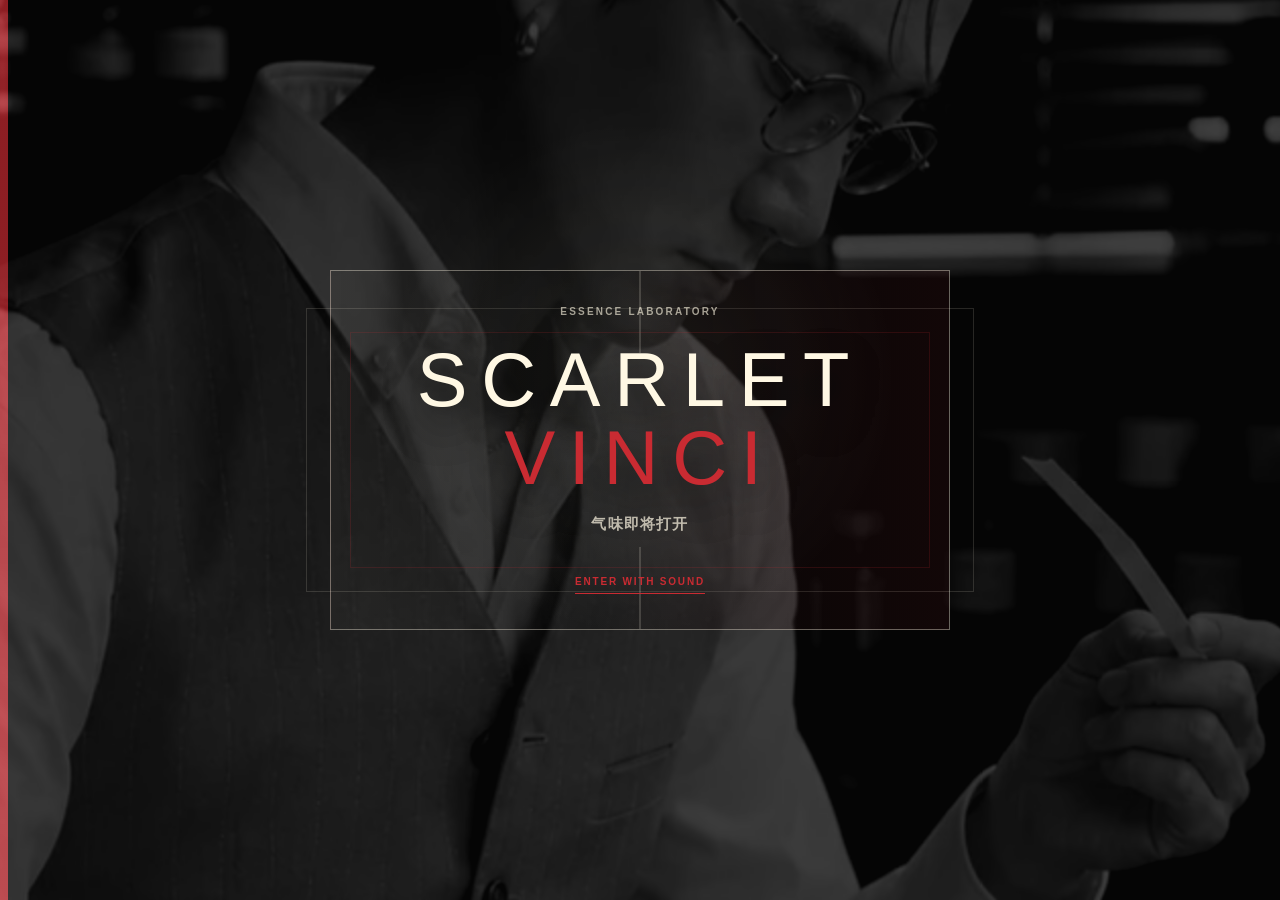
<file: index.html>
<!doctype html>
<html lang="en">
  <head>
    <meta charset="UTF-8" />
    <meta name="viewport" content="width=device-width, initial-scale=1" />
    <link rel="preload" as="image" href="assets/optimized/founder/mobile/aven-maker-editorial.webp" media="(max-width: 760px)" />
    <link rel="preload" as="image" href="assets/optimized/founder/desktop/aven-maker-editorial.webp" media="(min-width: 761px)" />
    <meta name="theme-color" content="#fff8e4" />
    <title>SCARLET VINCI | Essence Laboratory</title>
    <style>
      :root { --paper:#fff8e4; --ink:#111; --red:#c92b32; --grey:#8c8984; --line:rgba(17,17,17,.36); }
      * { box-sizing:border-box; }
      html, body { min-height:100%; margin:0; background:#000; color:var(--ink); }
      body { font-family:"Helvetica Neue", Helvetica, Arial, "PingFang SC", sans-serif; }
      a, button { color:inherit; font:inherit; } button { cursor:pointer; }
      .site { max-width:1440px; min-height:100vh; margin:0 auto; overflow:hidden; background:var(--paper); }
      .masthead { height:64px; padding:0 34px; display:flex; align-items:center; justify-content:space-between; gap:20px; border-bottom:1px solid var(--ink); background:var(--paper); position:relative; z-index:10; }
      .brand { font-size:15px; font-weight:500; letter-spacing:.18em; text-decoration:none; white-space:nowrap; } .brand b { color:var(--red); font-weight:500; }
      .route-nav { display:flex; align-items:center; gap:17px; }
      .route-nav a, .micro { text-transform:uppercase; font-size:10px; font-weight:700; letter-spacing:.14em; text-decoration:none; }
      .route-nav a { position:relative; display:grid; overflow:hidden; line-height:1.18; font-size:13px; } .route-nav a small { margin-top:4px; color:#6d675e; font-family:"Noto Serif SC","Songti SC",STSong,serif; font-size:10px; font-weight:700; letter-spacing:0; text-transform:none; } .route-nav a:after { content:""; position:absolute; left:0; right:100%; bottom:0; height:1px; background:var(--red); transition:right .25s ease; }
      .route-nav a:hover:after, .route-nav a[aria-current="page"]:after { right:0; }
      .route-nav .letter { display:inline-block; transition:transform .3s cubic-bezier(.2,.8,.2,1), color .3s ease; }
      .route-nav a:hover .letter, .route-nav a:focus-visible .letter { color:var(--red); transform:translateY(-2px); transition-delay:calc(var(--i) * 24ms); }
      .screen { animation:screen-in .24s cubic-bezier(.2,.8,.2,1) both; }
      .screen[hidden] { display:none; } @keyframes screen-in { from { opacity:0; transform:translateY(12px); } to { opacity:1; transform:none; } }
      .motion-copy { display:inline-block; transform-origin:left center; animation:copy-arrive .85s .12s cubic-bezier(.2,.8,.2,1) both; }
      .motion-word { display:inline-block; transform-origin:center; animation:word-breathe 9s ease-in-out infinite; }
      .motion-word:nth-of-type(2n) { animation-delay:1.6s; }
      .motion-word:nth-of-type(3n) { animation-delay:3.1s; }
      .landing { min-height:calc(100vh - 64px); display:grid; grid-template-columns:minmax(300px,.78fr) minmax(480px,1.22fr); background:var(--ink); color:var(--paper); }
      .landing-copy { padding:34px; display:flex; flex-direction:column; justify-content:space-between; border-right:1px solid rgba(255,248,228,.35); }
      .landing h1 { max-width:500px; margin:28px 0 0; font-size:clamp(54px,7vw,112px); line-height:.78; font-weight:500; letter-spacing:-.08em; } .landing h1 span { color:var(--red); display:block; }
      .landing-copy p { max-width:310px; margin:24px 0 0; font-family:"Noto Serif SC","Songti SC",STSong,serif; font-size:15px; font-weight:700; line-height:1.7; }
      .landing-links { display:grid; margin-top:50px; border-top:1px solid rgba(255,248,228,.35); }
      .landing-links a { display:flex; justify-content:space-between; align-items:center; gap:16px; padding:11px 0; border-bottom:1px solid rgba(255,248,228,.35); color:inherit; text-decoration:none; font-size:11px; font-weight:700; letter-spacing:.13em; }
      .landing-links a:hover { color:var(--red); } .landing-links i { font-style:normal; } .landing-link-label { display:grid; gap:3px; } .landing-link-label small { color:rgba(255,248,228,.7); font-family:"Noto Serif SC","Songti SC",STSong,serif; font-size:10px; font-weight:700; letter-spacing:0; }
      .motion-stage { position:relative; overflow:hidden; min-height:560px; background:#080808; }
      .motion-founder { position:absolute; inset:0; z-index:0; width:100%; height:100%; display:block; object-fit:cover; object-position:56% 48%; opacity:0; filter:contrast(1.02) saturate(.94); transition:opacity 1.15s cubic-bezier(.22,.61,.36,1), filter 1.15s ease; }
      .motion-founder.is-active { z-index:1; opacity:1; filter:contrast(1.05) saturate(1); }
      .motion-rule { position:absolute; top:0; bottom:0; left:0; width:9px; background:var(--red); z-index:2; }
      .motion-stamp { position:absolute; right:30px; bottom:32px; z-index:4; max-width:230px; color:rgba(255,248,228,.9); text-align:right; text-shadow:0 2px 22px rgba(0,0,0,.85); font:800 11px/1.2 "Helvetica Neue", Helvetica, Arial, "PingFang SC", sans-serif; letter-spacing:.16em; text-transform:uppercase; }
      .motion-stamp small { display:block; margin-top:7px; color:rgba(255,248,228,.74); font-family:"Noto Serif SC","Songti SC",STSong,serif; font-size:13px; font-weight:800; letter-spacing:0; text-transform:none; }
      .motion-controls { position:absolute; left:50%; bottom:28px; z-index:5; display:flex; gap:5px; transform:translateX(-50%); padding:4px 5px; border:1px solid rgba(255,248,228,.32); background:rgba(7,7,7,.32); backdrop-filter:blur(8px); }
      .motion-dot { width:12px; height:11px; display:grid; place-items:center; border:0; border-radius:0; background:transparent; color:rgba(255,248,228,.68); font-size:6px; font-weight:800; letter-spacing:.04em; line-height:1; }
      .motion-dot[aria-current="true"] { color:var(--red); background:rgba(255,248,228,.86); }
      @keyframes object-pan { from { transform:scale(1.12) translate(-2%,0); } to { transform:scale(1.25) translate(2%,-2%); } }
      @keyframes founder-slice { from { clip-path:inset(0 42% 0 0); } to { clip-path:inset(0 7% 0 0); } }
      .studio-page { min-height:calc(100vh - 64px); display:grid; grid-template-columns:.92fr 1.08fr; background:#0b0b0b; color:var(--paper); }
      .studio-text { padding:44px 34px; display:flex; flex-direction:column; justify-content:flex-start; gap:26px; background:linear-gradient(180deg,#101010 0%,#080808 100%); }
      .studio-text h1, .shop-title h1, .detail-copy h1 { margin:28px 0 0; font-size:clamp(52px,7vw,112px); font-weight:500; letter-spacing:-.08em; line-height:.78; }
      .studio-name { display:grid; grid-template-columns:minmax(0,max-content) auto; align-items:end; column-gap:20px; }
      .studio-name small { margin:0 0 10px; padding-left:15px; border-left:1px solid rgba(255,248,228,.36); color:rgba(255,248,228,.86); font-family:"Noto Serif SC","Songti SC",STSong,serif; font-size:14px; line-height:1; font-weight:800; letter-spacing:.18em; writing-mode:vertical-rl; }
      .studio-lead { max-width:500px; margin:24px 0 0; font-family:"Noto Serif SC","Songti SC",STSong,serif; font-size:16px; line-height:1.72; font-weight:800; }
      .studio-interview { margin:8px 0 0; display:grid; grid-template-columns:240px minmax(0,1fr); gap:24px; align-items:start; }
      .studio-vogue-card { position:relative; min-height:360px; margin:0; overflow:hidden; border:1px solid rgba(255,248,228,.28); background:#111; }
      .studio-vogue-card img { width:100%; height:100%; display:block; object-fit:cover; object-position:50% 34%; filter:contrast(1.08) saturate(.92); }
      .studio-vogue-card figcaption { position:absolute; left:10px; bottom:12px; width:108px; color:#fff; font-size:7px; line-height:1.25; font-weight:800; letter-spacing:.12em; text-transform:uppercase; text-shadow:0 2px 14px rgba(0,0,0,.85); }
      .studio-qa { display:grid; border-top:1px solid rgba(255,248,228,.2); }
      .studio-qa details { border-bottom:1px solid rgba(255,248,228,.2); transition:border-color .25s ease; }
      .studio-qa details[open] { border-color:rgba(255,248,228,.34); }
      .studio-qa summary { position:relative; list-style:none; padding:12px 48px 16px 0; color:rgba(255,248,228,.78); cursor:pointer; font-family:"Noto Serif SC","Songti SC",STSong,serif; font-size:11.5px; line-height:1.56; font-weight:600; letter-spacing:.01em; }
      .studio-qa summary::-webkit-details-marker { display:none; }
      .studio-qa summary b { display:block; margin-bottom:7px; color:var(--red); font-family:"Helvetica Neue", Helvetica, Arial, "PingFang SC", sans-serif; font-size:8px; line-height:1; font-weight:800; letter-spacing:.16em; }
      .studio-qa summary:after { content:"OPEN"; position:absolute; right:0; bottom:18px; color:rgba(255,248,228,.42); font:800 7px/1 "Helvetica Neue", Helvetica, Arial, sans-serif; letter-spacing:.18em; }
      .studio-qa details[open] summary:after { content:"CLOSE"; color:var(--red); }
      .studio-qa details[open] summary { color:rgba(255,248,228,.92); }
      .studio-qa p { margin:0 42px 18px 0; color:rgba(255,248,228,.7); font-family:"Noto Serif SC","Songti SC",STSong,serif; font-size:11.5px; line-height:1.78; font-weight:500; }
      .studio-copy { max-width:540px; margin-top:0; padding-top:20px; border-top:1px solid rgba(255,248,228,.34); display:grid; gap:16px; }
      .studio-copy p { margin:6px 0 0; color:rgba(255,248,228,.78); font-size:11px; line-height:1.5; font-weight:700; }
      .studio-slideshow { position:relative; min-height:610px; overflow:hidden; background:#080808; }
      .studio-slide { position:absolute; inset:0; z-index:0; width:100%; height:100%; object-fit:cover; opacity:0; filter:contrast(1.04) saturate(.96); transition:opacity 1.15s cubic-bezier(.22,.61,.36,1), filter 1.15s ease; }
      .studio-slide.is-active { z-index:1; opacity:1; filter:contrast(1.06) saturate(1); }
      .studio-slideshow:before { content:""; position:absolute; inset:0; z-index:2; background:linear-gradient(90deg,rgba(8,8,8,.34),transparent 42%,rgba(8,8,8,.08)),linear-gradient(180deg,transparent 62%,rgba(0,0,0,.56)); pointer-events:none; }
      .studio-rule { position:absolute; top:0; bottom:0; left:0; width:9px; z-index:3; background:var(--red); }
      .studio-slide-caption { position:absolute; right:30px; bottom:32px; z-index:4; color:rgba(255,248,228,.9); text-align:right; text-shadow:0 2px 22px rgba(0,0,0,.85); font:800 11px/1.2 "Helvetica Neue", Helvetica, Arial, "PingFang SC", sans-serif; letter-spacing:.16em; text-transform:uppercase; }
      .studio-slide-caption small { display:block; margin-top:7px; color:rgba(255,248,228,.74); font-family:"Noto Serif SC","Songti SC",STSong,serif; font-size:13px; font-weight:800; letter-spacing:0; text-transform:none; }
      .studio-controls { position:absolute; left:50%; bottom:28px; z-index:5; display:flex; gap:5px; transform:translateX(-50%); padding:4px 5px; border:1px solid rgba(255,248,228,.32); background:rgba(7,7,7,.32); backdrop-filter:blur(8px); }
      .studio-dot { width:12px; height:11px; display:grid; place-items:center; border:0; border-radius:0; background:transparent; color:rgba(255,248,228,.68); font-size:6px; font-weight:800; letter-spacing:.04em; line-height:1; }
      .studio-dot[aria-current="true"] { color:var(--red); background:rgba(255,248,228,.86); }
      .archive-page { min-height:calc(100vh - 64px); display:grid; grid-template-columns:.74fr 1.26fr; background:var(--paper); } .archive-copy { padding:44px 34px; display:flex; flex-direction:column; justify-content:space-between; border-right:9px solid var(--red); } .archive-copy h1 { margin:25px 0; font-size:clamp(58px,8vw,120px); letter-spacing:-.085em; line-height:.76; font-weight:500; } .archive-copy h1 b { color:var(--red); font-weight:500; } .archive-copy p { max-width:420px; font-family:"Noto Serif SC","Songti SC",STSong,serif; line-height:1.75; font-size:16px; font-weight:700; }
      .archive-releases { min-height:570px; padding:34px; display:grid; grid-template-columns:repeat(2,minmax(0,1fr)); gap:24px; background:#0b0b0b; color:var(--paper); } .release-card { position:relative; min-height:300px; display:flex; flex-direction:column; justify-content:flex-end; overflow:hidden; border:1px solid rgba(255,248,228,.24); color:inherit; text-decoration:none; background:#111; } .release-card img { position:absolute; inset:0; width:100%; height:100%; object-fit:cover; opacity:.82; transition:transform .55s cubic-bezier(.2,.8,.2,1), opacity .35s ease; } .release-card:hover img,.release-card:focus-visible img { transform:scale(1.045); opacity:.95; } .release-card:after { content:""; position:absolute; inset:0; background:linear-gradient(180deg,rgba(0,0,0,.05),rgba(0,0,0,.72)); } .release-info { position:relative; z-index:1; padding:20px; } .release-info small,.teaser-card small { color:#ff7076; font-size:9px; font-weight:800; letter-spacing:.17em; text-transform:uppercase; } .release-info h2,.teaser-card h2 { margin:10px 0 7px; font-size:clamp(24px,3vw,42px); line-height:.92; letter-spacing:-.03em; } .release-info p,.teaser-card p { margin:0; font-family:"Noto Serif SC","Songti SC",STSong,serif; font-size:14px; font-weight:800; } .release-info span { display:inline-block; margin-top:17px; padding-bottom:5px; border-bottom:1px solid currentColor; font-size:9px; font-weight:800; letter-spacing:.16em; } .teaser-card { min-height:300px; padding:20px; display:flex; flex-direction:column; justify-content:space-between; border:1px solid rgba(255,248,228,.24); background:linear-gradient(135deg,#111 0%,#15120d 55%,#2b2416 100%); } .teaser-card b { align-self:flex-start; color:var(--red); border-bottom:1px solid currentColor; font-size:9px; letter-spacing:.16em; }
      .shop-page { min-height:calc(100vh - 64px); } .shop-hero { min-height:500px; display:grid; grid-template-columns:1fr 1fr; border-bottom:1px solid var(--ink); } .shop-title { padding:34px; display:flex; flex-direction:column; justify-content:space-between; } .shop-title h1 { max-width:500px; font-size:clamp(48px,6.6vw,100px); } .shop-title p { max-width:370px; margin:25px 0 0; font-family:"Noto Serif SC","Songti SC",STSong,serif; font-size:14px; font-weight:700; line-height:1.75; } .wechat-guide { max-width:370px; margin-top:22px; border-top:1px solid var(--ink); border-bottom:1px solid var(--ink); color:var(--ink); } .wechat-trigger { width:100%; display:grid; grid-template-columns:1fr auto; align-items:center; gap:14px; padding:14px 0 13px; border:0; border-radius:0; background:transparent; color:var(--red); text-align:left; cursor:pointer; } .wechat-trigger b { display:block; font-size:11px; letter-spacing:.11em; } .wechat-trigger small { display:block; margin-top:4px; color:var(--ink); font-family:"Noto Serif SC","Songti SC",STSong,serif; font-size:11px; font-weight:700; } .wechat-action { display:flex; align-items:center; gap:8px; } .wechat-action small { margin:0; color:var(--red); font:700 8px/1 Arial,sans-serif; letter-spacing:.08em; white-space:nowrap; } .wechat-trigger i { width:22px; height:22px; display:grid; place-items:center; border:1px solid currentColor; border-radius:50%; font:500 18px/1 Arial,sans-serif; font-style:normal; transition:transform .35s ease,background .35s ease,color .35s ease; } .wechat-guide.is-open .wechat-trigger i { transform:rotate(45deg); background:var(--red); color:var(--paper); } .wechat-panel { display:grid; grid-template-rows:0fr; opacity:0; transition:grid-template-rows .45s cubic-bezier(.2,.8,.2,1),opacity .22s ease; } .wechat-panel-inner { min-height:0; overflow:hidden; } .wechat-guide.is-open .wechat-panel { grid-template-rows:1fr; opacity:1; } .wechat-contacts { display:grid; grid-template-columns:minmax(0,1fr) 88px; gap:16px; align-items:start; padding:0 0 14px; } .wechat-contact-label { display:block; padding-top:12px; border-top:1px solid var(--line); font-size:9px; font-weight:700; letter-spacing:.13em; } .wechat-account { display:block; margin-top:6px; color:var(--red); font:500 13px/1 Arial,sans-serif; letter-spacing:.12em; } .wechat-contact-note { display:block; margin-top:7px; color:#6d675e; font-family:"Noto Serif SC","Songti SC",STSong,serif; font-size:11px; font-weight:700; line-height:1.45; } .wechat-custom { margin:11px 0 0; padding-top:10px; border-top:1px solid var(--line); color:#6d675e; font-family:"Noto Serif SC","Songti SC",STSong,serif; font-size:11px; font-weight:700; line-height:1.45; } .wechat-custom b { color:var(--ink); font:700 9px/1 Arial,sans-serif; letter-spacing:.13em; } .wechat-qr { display:grid; gap:5px; justify-items:center; } .wechat-qr img { width:76px; height:76px; object-fit:contain; image-rendering:auto; } .wechat-qr small { padding-top:12px; border-top:1px solid var(--line); color:#6d675e; font-size:8px; font-weight:700; letter-spacing:.09em; text-align:center; }
      .shop-feature { position:relative; overflow:hidden; min-height:360px; background:#76736e; isolation:isolate; } .shop-feature:before { content:""; position:absolute; z-index:0; inset:0; background:linear-gradient(90deg,#77746f 0%,#6f6c67 50%,#77746f 100%); } .shop-feature:after { content:""; position:absolute; z-index:0; inset:0; background:linear-gradient(90deg,rgba(25,25,24,.08),transparent 28%,transparent 72%,rgba(25,25,24,.06)); pointer-events:none; } .feature-image { position:absolute; z-index:1; top:50%; left:50%; width:auto; height:115%; display:block; object-fit:contain; object-position:center; translate:-50% -50%; opacity:1; -webkit-mask-image:linear-gradient(90deg,transparent 0,#000 23%,#000 77%,transparent 100%); mask-image:linear-gradient(90deg,transparent 0,#000 23%,#000 77%,transparent 100%); transition:opacity 1.05s cubic-bezier(.22,.61,.36,1), filter 1.05s ease; } .feature-next { z-index:2; opacity:0; } .shop-feature.is-fading .feature-image:first-of-type { opacity:0; } .shop-feature.is-fading .feature-next { opacity:1; } .shop-feature.is-resetting .feature-image { transition:none; } .shop-feature > i { position:absolute; z-index:3; left:0; top:0; bottom:0; width:8px; background:var(--red); } .feature-caption { position:absolute; z-index:4; inset:0; margin:0; color:var(--ink); font-family:"Helvetica Neue", Helvetica, Arial, "PingFang SC", sans-serif; text-shadow:0 1px 18px rgba(255,248,228,.55); pointer-events:none; }
      .archive-mark small { display:block; color:var(--red); font-size:9px; font-weight:800; letter-spacing:.16em; text-transform:uppercase; } .archive-mark b { display:block; margin-top:9px; font-size:24px; line-height:.96; letter-spacing:.03em; } .archive-mark em { display:block; margin-top:7px; color:#2f2b27; font-family:"Noto Serif SC","Songti SC",STSong,serif; font-size:14px; font-style:normal; font-weight:800; } .archive-mark strong { display:flex; justify-content:flex-start; gap:16px; margin-top:11px; font-size:11px; font-weight:800; letter-spacing:.08em; } .archive-mark i { display:inline-flex; margin-top:10px; color:var(--red); border-bottom:1px solid currentColor; font-size:9px; font-style:normal; font-weight:800; letter-spacing:.12em; } .feature-caption b { position:absolute; left:38px; bottom:112px; max-width:210px; font-size:18px; line-height:1; letter-spacing:.06em; } .feature-caption em { position:absolute; left:38px; bottom:89px; color:#2f2b27; font-family:"Noto Serif SC","Songti SC",STSong,serif; font-size:13px; font-style:normal; font-weight:800; } .feature-caption small { position:absolute; left:38px; bottom:62px; color:var(--red); font-size:9px; font-weight:800; letter-spacing:.16em; text-transform:uppercase; } .feature-caption i { position:absolute; left:38px; bottom:35px; color:var(--red); border-bottom:1px solid currentColor; font-size:9px; font-style:normal; font-weight:800; letter-spacing:.12em; } .feature-caption strong { position:absolute; right:32px; bottom:35px; display:flex; justify-content:flex-end; gap:18px; font-size:11px; font-weight:800; letter-spacing:.08em; }
      .filters { padding:0 34px; display:flex; border-bottom:1px solid var(--ink); overflow:auto; } .filter { flex:0 0 auto; border:0; border-right:1px solid var(--line); border-radius:0; background:transparent; padding:14px 17px 12px; font-size:10px; letter-spacing:.12em; font-weight:700; } .filter:first-child { border-left:1px solid var(--line); } .filter[aria-pressed="true"] { background:var(--ink); color:var(--paper); }
      .products { padding:34px; background:var(--paper); } .product-collection { display:grid; gap:34px; } .product-collection + .catalogue-break, .catalogue-break + .product-collection { margin-top:34px; } .product-collection[hidden] { display:none; } .product-row { display:grid; grid-template-columns:repeat(4,minmax(0,1fr)); gap:34px; } .product-row.last-row.count-1 { grid-template-columns:1fr; } .product-row.last-row.count-2 { grid-template-columns:repeat(2,minmax(0,1fr)); } .product-row.last-row.count-3 .product:last-child { grid-column:span 2; } .product { padding:0; min-width:0; color:var(--ink); background:var(--paper); text-align:left; border:1px solid rgba(17,17,17,.16); } .product[hidden] { display:none; }
      .catalogue-break { grid-column:1 / -1; min-height:168px; padding:22px 34px; display:grid; grid-template-columns:1fr 1fr; align-items:end; gap:0; background:var(--ink); color:var(--paper); position:relative; overflow:hidden; } .catalogue-break[hidden] { display:none; } .catalogue-break:after { content:""; position:absolute; z-index:0; top:0; bottom:0; left:50%; width:9px; transform:translateX(-50%); background:var(--red); } .catalogue-break > div,.catalogue-break p { position:relative; z-index:1; } .catalogue-break h2 { max-width:520px; margin:8px 0 0; font-size:clamp(38px,5vw,78px); font-weight:500; letter-spacing:-.075em; line-height:.8; } .catalogue-break p { max-width:310px; margin:0; padding-left:34px; align-self:center; font-family:"Noto Serif SC","Songti SC",STSong,serif; font-size:13px; line-height:1.65; font-weight:700; }
      .product-photo { display:block; aspect-ratio:1; background:#95928d; overflow:hidden; } .product-photo img { width:100%; height:100%; object-fit:contain; display:block; transition:transform .5s cubic-bezier(.2,.8,.2,1), filter .35s ease; } .product:hover .product-photo img, .product:focus-visible .product-photo img { transform:scale(1.035); filter:contrast(1.03) saturate(1.06); }
      .product-info { min-height:154px; padding:18px 20px 0; display:flex; flex-direction:column; border-top:1px solid rgba(17,17,17,.12); } .product-code { color:var(--red); font-size:10px; line-height:1; font-weight:800; letter-spacing:.12em; } .product h2 { margin:11px 0 7px; font-size:18px; line-height:1.05; letter-spacing:.02em; } .product .cn { margin:0; font-family:"Noto Serif SC","Songti SC",STSong,serif; font-size:15px; font-weight:700; } .product .price { display:flex; justify-content:space-between; align-items:center; gap:14px; margin:18px -20px 0; padding:16px 20px; border-top:1px solid rgba(17,17,17,.12); font-size:13px; font-weight:700; letter-spacing:.08em; } .product .price:after { content:""; width:22px; height:24px; flex:0 0 auto; border:2px solid var(--ink); border-top:0; background:radial-gradient(12px 9px at 50% 0,transparent 52%,var(--ink) 56%,var(--ink) 66%,transparent 70%) top center/18px 11px no-repeat; opacity:.78; }
      .detail-page { min-height:calc(100vh - 64px); } .detail-back { display:inline-flex; padding:18px 34px; border-bottom:1px solid var(--ink); text-decoration:none; font-size:10px; font-weight:700; letter-spacing:.14em; } .detail-grid { min-height:calc(100vh - 119px); display:grid; grid-template-columns:1.15fr .85fr; } .detail-image { min-height:560px; background:#999; overflow:hidden; } .detail-image img { width:100%; height:100%; object-fit:cover; display:block; animation:reveal-image .6s cubic-bezier(.2,.8,.2,1) both; } .detail-copy { padding:36px 34px; background:var(--detail-color,var(--paper)); color:var(--detail-ink,var(--ink)); animation:detail-copy .5s .1s both; } .detail-copy h1 { max-width:550px; font-size:clamp(48px,5vw,90px); } .detail-cn { margin:16px 0 34px; font-family:"Noto Serif SC","Songti SC",STSong,serif; font-size:18px; font-weight:700; } .detail-data { border-top:1px solid currentColor; margin-top:28px; } .detail-row { display:grid; grid-template-columns:76px 1fr; gap:15px; padding:12px 0; border-bottom:1px solid currentColor; font-size:13px; line-height:1.5; } .detail-row b { font-size:10px; letter-spacing:.12em; } .detail-contact { display:inline-block; margin-top:30px; padding:0 0 5px; color:var(--red); border:0; border-bottom:1px solid currentColor; border-radius:0; background:transparent; font:700 11px/1 Arial,sans-serif; letter-spacing:.12em; cursor:pointer; }
      .reservation-dialog { width:min(620px,calc(100vw - 32px)); max-height:calc(100vh - 32px); margin:auto; padding:0; border:1px solid var(--ink); border-radius:0; background:var(--paper); color:var(--ink); box-shadow:0 22px 70px rgba(0,0,0,.35); } .reservation-dialog::backdrop { background:rgba(0,0,0,.72); } .reservation-head { display:flex; justify-content:space-between; align-items:flex-start; gap:16px; padding:22px 24px 18px; border-bottom:1px solid var(--ink); } .reservation-head h2 { margin:7px 0 0; font-size:30px; letter-spacing:-.04em; } .dialog-close { width:34px; height:34px; border:1px solid var(--ink); border-radius:0; background:transparent; font-size:22px; cursor:pointer; } .reservation-form { padding:24px; } .reservation-product { margin:0 0 22px; padding:13px 14px; background:var(--ink); color:var(--paper); font-size:13px; line-height:1.5; } .reservation-fields { display:grid; grid-template-columns:1fr 1fr; gap:14px; } .reservation-field { display:grid; gap:7px; font-size:10px; font-weight:700; letter-spacing:.1em; } .reservation-field.full { grid-column:1 / -1; } .reservation-field input,.reservation-field textarea { width:100%; box-sizing:border-box; border:1px solid var(--ink); border-radius:0; background:transparent; padding:11px 10px; color:var(--ink); font:14px/1.4 "PingFang SC","Noto Serif SC",serif; } .reservation-field textarea { min-height:84px; resize:vertical; } .reservation-consent { display:flex; gap:9px; align-items:flex-start; margin:18px 0; font-family:"PingFang SC","Noto Serif SC",serif; font-size:12px; line-height:1.55; } .reservation-consent input { margin-top:3px; } .reservation-submit { width:100%; border:0; border-radius:0; background:var(--red); color:var(--paper); padding:14px; font-size:12px; font-weight:700; letter-spacing:.12em; cursor:pointer; } .reservation-submit:disabled { cursor:wait; opacity:.65; } .reservation-status { min-height:20px; margin:14px 0 0; color:var(--red); font-family:"PingFang SC","Noto Serif SC",serif; font-size:13px; line-height:1.5; } .reservation-status.success { color:#145d38; } .hp-field { position:absolute; left:-9999px; opacity:0; pointer-events:none; }
      @keyframes entry-heartbeat { 0%,54%,100% { transform:scale(1); text-shadow:0 18px 42px rgba(0,0,0,.45); } 60% { transform:scale(1.035); text-shadow:0 18px 48px rgba(201,43,50,.28),0 8px 34px rgba(0,0,0,.55); } 68% { transform:scale(.996); } 76% { transform:scale(1.018); text-shadow:0 16px 44px rgba(201,43,50,.2),0 8px 30px rgba(0,0,0,.52); } } @keyframes entry-logo-breath { 0%,54%,100% { filter:brightness(1); } 60%,76% { filter:brightness(1.1); } } .entry-gate { position:fixed; inset:0; z-index:100; display:grid; place-items:center; overflow:hidden; background:#070707; color:var(--paper); transition:opacity .9s cubic-bezier(.2,.8,.2,1), visibility .9s ease; } .entry-gate:before { content:""; position:absolute; inset:0; background:radial-gradient(circle at 50% 42%,rgba(255,248,228,.12),transparent 32%),linear-gradient(90deg,rgba(201,43,50,.95) 0 8px,transparent 8px); opacity:.95; } .entry-gate:after { content:""; position:absolute; inset:-2%; background:url("assets/optimized/founder/desktop/aven-maker-editorial.webp") center 48% / cover no-repeat; opacity:.22; filter:grayscale(1) contrast(1.18); transform:scale(1.04) translate3d(calc(var(--entry-x,0) * -10px),calc(var(--entry-y,0) * -10px),0); transition:transform .55s cubic-bezier(.2,.8,.2,1), opacity .45s ease; } .entry-panel { position:relative; z-index:1; width:min(620px,calc(100vw - 56px)); min-height:360px; display:grid; place-items:center; text-align:center; perspective:1000px; } .entry-panel:before,.entry-panel:after { content:""; position:absolute; inset:38px -24px; border:1px solid rgba(255,248,228,.14); transform:translate3d(calc(var(--entry-x,0) * -13px),calc(var(--entry-y,0) * -10px),0); transition:transform .55s cubic-bezier(.2,.8,.2,1), border-color .35s ease, opacity .35s ease; pointer-events:none; } .entry-panel:after { inset:62px 20px; border-color:rgba(201,43,50,.28); transform:translate3d(calc(var(--entry-x,0) * 16px),calc(var(--entry-y,0) * 12px),0); opacity:.62; } .entry-button { --entry-x:0; --entry-y:0; position:relative; width:100%; min-height:360px; border:1px solid rgba(255,248,228,.38); border-radius:0; background:linear-gradient(90deg,rgba(255,248,228,.035),rgba(7,7,7,.2) 44%,rgba(201,43,50,.07)); color:var(--paper); overflow:hidden; cursor:pointer; transform-style:preserve-3d; transition:transform .42s cubic-bezier(.2,.8,.2,1), border-color .35s ease, background .35s ease; } .entry-button:before,.entry-button:after { content:""; position:absolute; left:50%; transform:translateX(-50%); width:1px; height:82px; background:rgba(255,248,228,.34); transition:height .42s cubic-bezier(.2,.8,.2,1), background .35s ease; } .entry-button:before { top:0; } .entry-button:after { bottom:0; } .entry-button:hover,.entry-button:focus-visible { border-color:rgba(255,248,228,.58); transform:rotateX(calc(var(--entry-y,0) * -3deg)) rotateY(calc(var(--entry-x,0) * 4deg)) translateZ(0); } .entry-button:hover:before,.entry-button:hover:after,.entry-button:focus-visible:before,.entry-button:focus-visible:after { height:104px; background:rgba(201,43,50,.72); } .entry-button.is-pressing,.entry-button:active { transform:scale(.985) rotateX(calc(var(--entry-y,0) * -2deg)) rotateY(calc(var(--entry-x,0) * 3deg)); } .entry-button.is-committing { border-color:rgba(201,43,50,.9); background:linear-gradient(90deg,rgba(201,43,50,.16),rgba(7,7,7,.18) 45%,rgba(255,248,228,.06)); } .entry-button.is-committing:before,.entry-button.is-committing:after { height:50%; background:var(--red); } .entry-kicker,.entry-logo,.entry-copy,.entry-action { position:relative; z-index:2; transition:transform .45s cubic-bezier(.2,.8,.2,1), opacity .35s ease, letter-spacing .35s ease, text-shadow .35s ease; } .entry-kicker { display:block; margin-bottom:28px; color:rgba(255,248,228,.62); font-size:10px; font-weight:800; letter-spacing:.22em; text-transform:uppercase; transform:translate3d(calc(var(--entry-x,0) * -7px),calc(var(--entry-y,0) * -5px),24px); } .entry-logo { display:block; font-size:clamp(40px,6vw,76px); font-weight:500; letter-spacing:.18em; line-height:.92; text-shadow:0 18px 42px rgba(0,0,0,.45); transform:translate3d(calc(var(--entry-x,0) * -10px),calc(var(--entry-y,0) * -7px),48px); animation:entry-logo-breath 2.7s cubic-bezier(.2,.8,.2,1) infinite; } .entry-logo:before,.entry-logo:after { content:"SCARLET"; position:absolute; left:50%; top:0; z-index:-1; color:rgba(255,248,228,.12); transform:translate(-50%,0) translate3d(calc(var(--entry-x,0) * 18px),calc(var(--entry-y,0) * 12px),-1px); letter-spacing:.18em; pointer-events:none; } .entry-logo:after { content:"VINCI"; top:calc(100% - .92em); color:rgba(201,43,50,.22); transform:translate(-50%,0) translate3d(calc(var(--entry-x,0) * -18px),calc(var(--entry-y,0) * -12px),-1px); } .entry-logo b { display:block; margin-top:8px; color:var(--red); font-weight:500; transform-origin:50% 58%; animation:entry-heartbeat 2.7s cubic-bezier(.2,.8,.2,1) infinite; } .entry-button:hover .entry-logo,.entry-button:focus-visible .entry-logo { letter-spacing:.2em; text-shadow:0 20px 54px rgba(201,43,50,.28),0 8px 34px rgba(0,0,0,.7); } .entry-button:hover .entry-logo,.entry-button:hover .entry-logo b,.entry-button:focus-visible .entry-logo,.entry-button:focus-visible .entry-logo b { animation-duration:2.15s; } .entry-button.is-committing .entry-logo { transform:translate3d(0,0,80px) scale(1.045); letter-spacing:.22em; } .entry-button.is-committing .entry-logo,.entry-button.is-committing .entry-logo b { animation-play-state:paused; } .entry-copy { display:block; margin-top:22px; color:rgba(255,248,228,.7); font-family:"Noto Serif SC","Songti SC",STSong,serif; font-size:15px; font-weight:800; letter-spacing:.08em; transform:translate3d(calc(var(--entry-x,0) * -5px),calc(var(--entry-y,0) * -4px),30px); } .entry-action { display:inline-block; margin-top:42px; padding-bottom:6px; border-bottom:1px solid var(--red); color:var(--red); font-size:10px; font-weight:800; letter-spacing:.18em; transform:translate3d(calc(var(--entry-x,0) * 6px),calc(var(--entry-y,0) * 4px),34px); } .entry-button.is-committing .entry-action { opacity:.92; transform:translate3d(0,6px,44px); } .entry-gate.is-entering { opacity:0; visibility:hidden; pointer-events:none; } .entry-gate.is-entering:after { opacity:.34; transform:scale(1.12); } .entry-gate.is-entering .entry-button { transform:scale(1.035); transition:transform .9s cubic-bezier(.2,.8,.2,1); }
      @keyframes reveal-image { from { clip-path:inset(0 100% 0 0); transform:scale(1.05); } to { clip-path:inset(0); transform:scale(1); } } @keyframes detail-copy { from { opacity:0; transform:translateY(15px); } to { opacity:1; transform:none; } }
      @keyframes copy-arrive { from { opacity:0; transform:translateY(12px) scale(.975); letter-spacing:.035em; } to { opacity:1; transform:translateY(0) scale(1); letter-spacing:0; } }
      @keyframes word-breathe { 0%,70%,100% { transform:scale(1); } 78% { transform:scale(1.025); } 86% { transform:scale(1.008); } }
      @media (max-width:760px) { .masthead { height:58px; padding:0 18px; } .brand { font-size:12px; } .route-nav { gap:12px; } .route-nav a:not(:last-child) { display:none; } .route-nav a { font-size:12px; } .route-nav a small { font-size:8px; } .landing, .studio-page, .archive-page, .shop-hero, .detail-grid { grid-template-columns:1fr; } .landing { min-height:calc(100vh - 58px); } .landing-copy, .studio-text, .archive-copy, .shop-title, .detail-copy { padding:28px 18px; } .landing-copy { min-height:390px; border-right:0; border-bottom:1px solid rgba(255,248,228,.35); } .landing h1 { font-size:68px; } .motion-stage { min-height:400px; } .studio-image { min-height:500px; border-left:0; border-top:1px solid var(--ink); } .studio-text h1 { font-size:62px; } .studio-text > p { font-size:15px; } .archive-copy { min-height:390px; } .archive-copy h1 { font-size:72px; } .archive-image { min-height:420px; } .shop-hero { min-height:0; } .shop-title { min-height:450px; } .shop-title h1 { font-size:65px; } .shop-feature { min-height:330px; } .wechat-contacts { grid-template-columns:minmax(0,1fr) 82px; } .wechat-qr img { width:76px; height:76px; } .filters { padding:0 18px; } .products { padding:18px; } .product-collection { gap:18px; } .product-collection + .catalogue-break, .catalogue-break + .product-collection { margin-top:18px; } .product-row { grid-template-columns:repeat(2,minmax(0,1fr)); gap:18px; } .product-row.last-row.count-1 { grid-template-columns:1fr; } .product-row.last-row.count-2 { grid-template-columns:repeat(2,minmax(0,1fr)); } .product-row.last-row.count-3 .product:last-child { grid-column:span 2; } .catalogue-break { min-height:140px; padding:20px 18px; grid-template-columns:1fr 1fr; align-items:end; gap:0; } .catalogue-break:after { left:50%; right:auto; width:7px; transform:translateX(-50%); } .catalogue-break h2 { font-size:44px; } .catalogue-break p { padding-left:22px; align-self:center; font-size:11px; line-height:1.55; } .product-info { min-height:136px; padding:13px 13px 0; } .product h2 { font-size:14px; } .product .cn { font-size:13px; } .product .price { margin:15px -13px 0; padding:13px; font-size:10px; letter-spacing:.04em; } .product .price:after { width:18px; height:20px; background-size:12px 2px,2px 12px,2px 12px,14px 2px; background-position:3px 7px,3px 7px,15px 7px,3px 19px; } .detail-back { padding:16px 18px; } .detail-image { min-height:400px; } .detail-copy h1 { font-size:58px; } .reservation-head { padding:18px; } .reservation-form { padding:18px; } .reservation-fields { grid-template-columns:1fr; } .reservation-field.full { grid-column:auto; } }
      @media (max-width:760px) { .feature-caption b { left:18px; bottom:92px; max-width:132px; font-size:12px; line-height:1.04; letter-spacing:.04em; } .feature-caption em { left:18px; bottom:74px; font-size:10px; } .feature-caption small { left:18px; bottom:50px; max-width:142px; font-size:6px; line-height:1.35; letter-spacing:.13em; } .feature-caption i { left:18px; bottom:27px; font-size:6px; letter-spacing:.1em; } .feature-caption strong { right:18px; bottom:27px; gap:9px; font-size:7px; letter-spacing:.05em; } }
      @media (max-width:760px) { .archive-copy { border-right:0; border-bottom:7px solid var(--red); } .archive-releases { padding:18px; grid-template-columns:1fr; gap:18px; } .release-card,.teaser-card { min-height:280px; } }
      @media (max-width:760px) { .studio-text { border-right:0; border-bottom:7px solid var(--red); } .studio-name { display:flex; align-items:flex-end; } .studio-name small { margin:0 0 7px; padding-left:10px; font-size:14px; letter-spacing:.12em; writing-mode:horizontal-tb; } .studio-lead { font-size:15px; line-height:1.7; } .studio-interview { margin:26px 0 24px; grid-template-columns:1fr; gap:14px; } .studio-vogue-card { min-height:0; aspect-ratio:4 / 5; } .studio-qa summary { padding:12px 42px 15px 0; font-size:11px; line-height:1.55; font-weight:600; } .studio-qa summary b { margin-bottom:7px; font-size:7px; } .studio-qa summary:after { bottom:17px; font-size:6px; } .studio-qa p { margin:0 28px 17px 0; font-size:11px; line-height:1.72; font-weight:500; } .studio-copy { gap:14px; } .studio-copy p { font-size:10px; line-height:1.55; } .studio-slideshow { min-height:0; aspect-ratio:4 / 5; } .studio-rule { width:7px; } .studio-slide-caption { right:14px; bottom:18px; max-width:112px; font-size:6px; line-height:1.2; letter-spacing:.12em; } .studio-slide-caption small { margin-top:3px; font-size:8px; } .studio-controls { bottom:22px; gap:3px; padding:2px 3px; } .studio-dot { width:9px; height:8px; font-size:5px; line-height:1; } }
      /* Mobile-first landing composition: keep the editorial desktop grid intact, but give the phone view its own rhythm. */
      @media (max-width:760px) {
        .masthead { height:54px; padding:0 20px; }
        .brand { font-size:11px; letter-spacing:.15em; }
        .route-nav { gap:0; }
        .route-nav a { padding:5px 0 3px; font-size:11px; letter-spacing:.13em; }
        .route-nav a small { margin-top:2px; font-size:8px; }

        .landing { min-height:0; }
        .landing-copy { min-height:0; padding:24px 26px 22px; display:block; }
        .landing h1 { margin:23px 0 0; font-size:clamp(58px,18vw,78px); line-height:.77; letter-spacing:-.085em; }
        .landing-copy p { max-width:340px; margin:21px 0 0; font-size:15px; line-height:1.65; }
        .landing-links { margin-top:36px; }
        .landing-links a { padding:11px 0 10px; font-size:11px; }
        .landing-links a i { font-size:12px; }
        .landing-link-label small { margin-top:4px; font-size:10px; }
        .motion-stage { min-height:0; aspect-ratio:3 / 4; }
        .motion-founder { object-position:55% 52%; }
        .motion-founder:nth-of-type(1) { object-position:57% 54%; }
        .motion-founder:nth-of-type(2), .motion-founder:nth-of-type(3) { object-position:50% 50%; }
        .motion-founder:nth-of-type(4) { object-position:52% 60%; }
        .motion-founder:nth-of-type(5) { object-position:54% 57%; }
        .motion-rule { width:7px; }
        .motion-stamp { right:28px; bottom:18px; padding:0; max-width:112px; font-size:6px; line-height:1.2; letter-spacing:.12em; }
        .motion-stamp small { margin-top:3px; font-size:8px; }
        .motion-controls { bottom:22px; gap:4px; padding:3px 4px; }
        .motion-dot { width:13px; height:12px; font-size:6px; line-height:1; }
        .entry-gate:after { background-image:url("assets/optimized/founder/mobile/aven-maker-editorial.webp"); }
      }
      @media (prefers-reduced-motion:reduce) { *,*:before,*:after { animation-duration:.01ms !important; transition-duration:.01ms !important; } }
    </style>
  </head>
  <body>
    <div class="entry-gate" id="entryGate" role="dialog" aria-modal="true" aria-labelledby="entryTitle">
      <div class="entry-panel">
        <button class="entry-button" id="entryButton" type="button">
          <span class="entry-kicker">ESSENCE LABORATORY</span>
          <span class="entry-logo" id="entryTitle">SCARLET<b>VINCI</b></span>
          <span class="entry-copy">气味即将打开</span>
          <span class="entry-action">ENTER WITH SOUND</span>
        </button>
      </div>
    </div>
    <div class="site">
      <header class="masthead"><a class="brand" href="#/home">SCARLET <b>VINCI</b></a><nav class="route-nav" aria-label="Site navigation"><a data-route-link href="#/home"><span data-route-label>INDEX</span><small>首页</small></a><a data-route-link href="#/studio"><span data-route-label>THE MAKER</span><small>主理人</small></a><a data-route-link href="#/archive"><span data-route-label>ARCHIVE</span><small>香气档案</small></a><a data-route-link href="#/shop"><span data-route-label>SHOP</span><small>选购</small></a></nav></header>
      <main id="app" tabindex="-1">
        <section class="screen landing" data-screen="home">
          <div class="landing-copy"><div><span class="micro">01 / ESSENCE LABORATORY</span><h1>SCARLET<span>VINCI</span></h1><p><span class="motion-copy"><span class="motion-word">气味</span>、设计与沉浸式叙事。由人物、物件与空间共同完成的香气工作室。</span></p></div><div class="landing-links"><a href="#/studio"><span class="landing-link-label">THE MAKER<small>主理人</small></span><i>01</i></a><a href="#/archive"><span class="landing-link-label">SCENT ARCHIVE<small>香气档案</small></span><i>02</i></a><a href="#/shop"><span class="landing-link-label">OBJECTS FOR SCENT<small>产品选购</small></span><i>03</i></a></div></div>
          <div class="motion-stage" aria-label="Aven Xu working in the studio"><img class="motion-founder is-active" src="assets/optimized/founder/desktop/aven-maker-editorial.webp" srcset="assets/optimized/founder/mobile/aven-maker-editorial.webp 900w, assets/optimized/founder/desktop/aven-maker-editorial.webp 1600w" sizes="(max-width: 760px) 100vw, 50vw" alt="Aven Xu evaluating fragrance and recording a formula" fetchpriority="high" decoding="async" /><img class="motion-founder" data-src-mobile="assets/optimized/founder/mobile/aven-ritual-02.webp" data-src-desktop="assets/optimized/founder/desktop/aven-ritual-02.webp" loading="lazy" decoding="async" alt="Fragrance materials on a studio table" /><img class="motion-founder" data-src-mobile="assets/optimized/founder/mobile/aven-ritual-01.webp" data-src-desktop="assets/optimized/founder/desktop/aven-ritual-01.webp" loading="lazy" decoding="async" alt="Hands working with fragrance tools" /><img class="motion-founder" data-src-mobile="assets/optimized/founder/mobile/aven-slide-01.webp" data-src-desktop="assets/optimized/founder/desktop/aven-slide-01.webp" loading="lazy" decoding="async" alt="Aven Xu in the fragrance studio" /><img class="motion-founder" data-src-mobile="assets/optimized/founder/mobile/aven-ritual-03.webp" data-src-desktop="assets/optimized/founder/desktop/aven-ritual-03.webp" loading="lazy" decoding="async" alt="Perfume mist in the studio light" /><i class="motion-rule"></i><div class="motion-controls" aria-label="Founder image controls"><button class="motion-dot" type="button" data-founder-slide="0" aria-current="true">1</button><button class="motion-dot" type="button" data-founder-slide="1" aria-current="false">2</button><button class="motion-dot" type="button" data-founder-slide="2" aria-current="false">3</button><button class="motion-dot" type="button" data-founder-slide="3" aria-current="false">4</button><button class="motion-dot" type="button" data-founder-slide="4" aria-current="false">5</button></div><span class="motion-stamp">SCENT IN PROGRESS<small>气味正在形成</small></span></div>
        </section>
        <section class="screen studio-page" data-screen="studio" hidden><div class="studio-text"><div><span class="micro">02 / THE MAKER</span><div class="studio-name"><h1>AVEN<br />XU</h1><small>许木焱</small></div><p class="studio-lead"><span class="motion-copy"><span class="motion-word">气味</span>、设计与沉浸式叙事工作室。香气从一次私人的生命经验开始，也在他人的记忆中继续完成。</span></p><div class="studio-interview"><figure class="studio-vogue-card"><img src="assets/optimized/founder/desktop/vogue-perfumer.webp" srcset="assets/optimized/founder/mobile/vogue-perfumer.webp 900w, assets/optimized/founder/desktop/vogue-perfumer.webp 1100w" sizes="(max-width: 760px) calc(100vw - 36px), 240px" loading="lazy" decoding="async" alt="Aven Xu photographed for Vogue Man" /><figcaption>VOGUE CHINA / PERFUMER INTERVIEW</figcaption></figure><div class="studio-qa"><details><summary><b>QUESTION 01</b>请简单介绍下你自己。你是什么时候、因为什么开始做调香师的？有没有一个决定性的瞬间让你觉得“就是它了”？</summary><p>我开始接触香，是在新冠之后。最初并不是为了成为调香师，而是希望用气味帮助自己冥想、安定下来，重新和身体、情绪建立连接。后来我意识到，香气不只是好闻或不好闻，它可以承载记忆、情绪和时间。</p></details><details><summary><b>QUESTION 02</b>你如何描述自己的“嗅觉签名”？有没有某些气味是你反复用、割舍不掉的？</summary><p>我的嗅觉签名不是某一个固定味道，而是一种气质：克制的花香、干净的粉感，以及一点安静的阴影。我反复会用到小花茉莉和鸢尾根，一个像身体，一个像记忆。</p></details><details><summary><b>QUESTION 03</b>你的鼻子能分辨多少种气味？经过怎样的刻意训练？当它疲劳了，你怎么让它重新清醒？</summary><p>我不会简单用数字回答。调香师的鼻子更像一座不断更新的气味图书馆，背后是记忆、经验和分类能力。训练来自长期地闻、比较、记录，也来自生活里的雨后泥土、木头、旧房子的空气与花的不同状态。疲劳时，我会离开工作环境透气、散步，或闻自己的皮肤让嗅觉重新校准。</p></details><details><summary><b>QUESTION 04</b>除了鼻子，触觉、视觉、听觉在你的工作里扮演什么角色？</summary><p>调香不是一个只靠闻的过程，更像是在和一支香水建立关系。鼻子判断气味，眼睛看见液体状态，手感会告诉我浓度、流动性和使用感，滴管与玻璃的声音则让我进入专注的工作节奏。</p></details><details><summary><b>QUESTION 05</b>你理想的工作环境是什么样的？光线、温度、声音，哪些细节能让你瞬间进入“闻香状态”？</summary><p>我理想的工作环境不需要复杂，但一定要安静、稳定和放松。温暖灯光、干净工作台、空气流动和没有歌词的音乐，会让我更快进入感受型状态。很多名字和故事，不是硬想出来的，而是在气味和音乐之间慢慢浮现。</p></details><details><summary><b>QUESTION 06</b>有没有一次原料之旅让你的五感同时被打开？哪一次经历你至今忘不掉？</summary><p>让我印象深的并不是某一次花田或蒸馏厂，而是生活里很小的瞬间。比如一段车内的余味、一条街的空气、雨后路面的潮湿感，都可能在脑中形成完整的和弦，然后被带回调香桌。</p></details><details><summary><b>QUESTION 07</b>为一个人或一个品牌定制香水时，你如何“听见”对方的需求？靠语言、情绪，还是某种更微妙的东西？</summary><p>语言只是入口。真正打动我的，往往是一个人的说话方式、停顿、气场和出现在空间里的画面。定制香水不是把关键词翻译成味道，而是把一个人的状态、气质和某个瞬间保存下来。</p></details><details><summary><b>QUESTION 08</b>现在输入关键词就能让 AI 生成香水配方，你怎么看？AI 能做出真正打动人的香水吗？差距在哪？</summary><p>我对 AI 调香是开放的，它可以整理知识、分析结构、做比例换算，也能给出创作方向。但香水最终要回到真实气味里。AI 没有真正的感官，闻不到扩散、上皮肤后的变化，也无法替代鼻子、皮肤、时间和经验共同做出的判断。</p></details><details><summary><b>QUESTION 09</b>如果要说出调香师这个职业里，最不可能被 AI 替代的那 10%，你觉得是什么？</summary><p>我觉得是人的生命经验和感官判断。AI 可以生成结构，但它不知道雨后的空气、一个人离开房间后的余味，或某种气味为什么让人想起一段关系。最后那一点判断，是记忆、直觉、审美和人生经验。</p></details><details><summary><b>QUESTION 10</b>除了调香，你的日常生活怎么给自己“充电”？有什么跟香水无关的爱好，反而在滋养你的创造力？</summary><p>对我来说，最重要的是时间。我不是一定要逃离工作才能恢复能量的人，调香、设计故事、命名、做视觉和产品相处，本身就会让我重新兴奋起来。创作就是生活给我的电。</p></details><details><summary><b>QUESTION 11</b>如果让你对读者说一句话，关于“在这个时代保持专注”或者“找到自己真正想做的事”，你会说什么？</summary><p>真正想做的事，很多时候不是一开始就清楚地站在那里等你。它可能是低谷里抓住的一点光。保持专注，不是永远不被打扰，而是在被生活打散很多次之后，依然知道自己要回到哪里。</p></details></div></div></div><div class="studio-copy"><div><span class="micro">CORE SERVICES</span><p>PERFUME DESIGN, PERFUMERY STUDIO, FRAGRANCE PRODUCTS</p></div><div><span class="micro">STUDIO PROFILE</span><p>SCARLET VINCI IS A FRAGRANCE, DESIGN, AND IMMERSIVE STORYTELLING STUDIO BASED IN SHANGHAI.</p></div><div><span class="micro">CONTACT</span><p>WECHAT: SCARLET VINCI<br />EMAIL: 18024832@QQ.COM</p></div></div></div><div class="studio-slideshow" aria-label="Aven Xu studio image carousel"><img class="studio-slide is-active" data-src-mobile="assets/optimized/founder/mobile/studio-portrait-dark.webp" data-src-desktop="assets/optimized/founder/desktop/studio-portrait-dark.webp" loading="lazy" decoding="async" alt="Aven Xu smelling a fragrance in the studio" /><img class="studio-slide" data-src-mobile="assets/optimized/founder/mobile/studio-room-warm.webp" data-src-desktop="assets/optimized/founder/desktop/studio-room-warm.webp" loading="lazy" decoding="async" alt="Warm fragrance studio with perfume materials" /><img class="studio-slide" data-src-mobile="assets/optimized/founder/mobile/studio-maker-desk.webp" data-src-desktop="assets/optimized/founder/desktop/studio-maker-desk.webp" loading="lazy" decoding="async" alt="Aven Xu writing fragrance notes at the studio desk" /><img class="studio-slide" data-src-mobile="assets/optimized/founder/mobile/studio-product-woodlight.webp" data-src-desktop="assets/optimized/founder/desktop/studio-product-woodlight.webp" loading="lazy" decoding="async" alt="Woodlight Serenity bottle detail in the studio" /><img class="studio-slide" data-src-mobile="assets/optimized/founder/mobile/studio-room-evening.webp" data-src-desktop="assets/optimized/founder/desktop/studio-room-evening.webp" loading="lazy" decoding="async" alt="Evening fragrance studio with warm lamps and materials" /><i class="studio-rule"></i><div class="studio-controls" aria-label="Studio image controls"><button class="studio-dot" type="button" data-studio-slide="0" aria-current="true">1</button><button class="studio-dot" type="button" data-studio-slide="1" aria-current="false">2</button><button class="studio-dot" type="button" data-studio-slide="2" aria-current="false">3</button><button class="studio-dot" type="button" data-studio-slide="3" aria-current="false">4</button><button class="studio-dot" type="button" data-studio-slide="4" aria-current="false">5</button></div><span class="studio-slide-caption">MAKER IN MOTION<small>主理人工作现场</small></span></div></section>
        <section class="screen archive-page" data-screen="archive" hidden><div class="archive-copy"><div><span class="micro">03 / NEW RELEASE</span><h1>SCENT<br /><b>DROP</b></h1></div><p><span class="motion-copy">本期主推三支香气：<span class="motion-word">光影皮革</span>、<span class="motion-word">极致麝香</span>与<span class="motion-word">极致佛手柑</span>。一个偏向皮革与暗光，一个保留贴肤麝香的洁净张力，一个以佛手柑打开明亮入口。下一支<span class="motion-word">米露檀香</span>正在调制中。</span></p><a class="micro" href="#/shop">ENTER THE SHOP / 04</a></div><div class="archive-releases"><a class="release-card" href="#/product/AF-05"><img src="assets/optimized/products/detail/AF-05.webp" loading="lazy" decoding="async" alt="Ombré Leather" /><span class="release-info"><small>NOW FEATURED / AF-05</small><h2>OMBRÉ<br />LEATHER</h2><p>光影皮革</p><span>VIEW PRODUCT</span></span></a><a class="release-card" href="#/product/AF-09"><img src="assets/optimized/products/detail/AF-09.webp" loading="lazy" decoding="async" alt="Ultimate Musk" /><span class="release-info"><small>NOW FEATURED / AF-09</small><h2>ULTIMATE<br />MUSK</h2><p>极致麝香</p><span>VIEW PRODUCT</span></span></a><a class="release-card" href="#/product/AF-08"><img src="assets/optimized/products/detail/AF-08.webp" loading="lazy" decoding="async" alt="Ultimate Bergamot" /><span class="release-info"><small>NOW FEATURED / AF-08</small><h2>ULTIMATE<br />BERGAMOT</h2><p>极致佛手柑</p><span>VIEW PRODUCT</span></span></a><div class="teaser-card"><div><small>IN DEVELOPMENT / PREVIEW</small><h2>RICE DEW &amp;<br />SANDALWOOD</h2><p>米露檀香</p></div><b>COMING SOON</b></div></div></section>
        <section class="screen shop-page" data-screen="shop" hidden><div class="shop-hero"><div class="shop-title"><div><span class="micro">04 / CATALOGUE</span><h1>OBJECTS<br />FOR<br />SCENT</h1></div><div><p><span class="motion-copy"><span class="motion-word">香水</span>与<span class="motion-word">香氛蜡烛</span>。选择一个类别浏览，点击任一产品进入独立香气档案。</span></p><div class="wechat-guide" id="wechatGuide"><button class="wechat-trigger" id="wechatTrigger" type="button" aria-expanded="false" aria-controls="wechatPanel"><span><b>ORDER &amp; INQUIRIES</b><small>订购与咨询</small></span><span class="wechat-action"><small>CLICK TO OPEN / 点击展开</small><i aria-hidden="true">+</i></span></button><div class="wechat-panel" id="wechatPanel" aria-hidden="true"><div class="wechat-panel-inner"><div class="wechat-contacts"><div><small class="wechat-contact-label">BRAND WECHAT / 品牌微信</small><strong class="wechat-account">SCARLETVINCI</strong><small class="wechat-contact-note">产品订购、库存与配送咨询</small><p class="wechat-custom">与主理人合作定制</p></div><div class="wechat-qr"><small>定制与合作</small><img src="assets/optimized/contact/aven-wechat-qr.png" loading="lazy" decoding="async" alt="主理人微信二维码，用于香型定制与合作咨询" /></div></div></div></div></div></div></div><div class="shop-feature" id="featureStage"><img class="feature-image" id="featureImage" alt="Ultimate Bergamot" decoding="async" /><img class="feature-image feature-next" id="featureNext" alt="" aria-hidden="true" /><i></i><p class="feature-caption" id="featureCaption"><small>NEW RELEASE / AF-08</small><b>ULTIMATE BERGAMOT</b><em>极致佛手柑</em><strong><span>50ML</span><span>RMB 258</span></strong><i>VIEW PRODUCT</i></p></div></div><div class="filters" aria-label="Product categories"><button class="filter" data-filter="all" aria-pressed="true">ALL / 20</button><button class="filter" data-filter="perfume" aria-pressed="false">ART FRAGRANCE / 08</button><button class="filter" data-filter="candle" aria-pressed="false">CANDLE / 12</button></div><div class="products" id="productGrid"></div></section>
        <section class="screen detail-page" data-screen="product" hidden><a class="detail-back" href="#/shop">BACK TO CATALOGUE</a><div class="detail-grid"><div class="detail-image"><img id="detailImage" alt="" /></div><div class="detail-copy" id="detailCopy"><span class="micro" id="detailCode"></span><h1 id="detailName"></h1><p class="detail-cn" id="detailCn"></p><div class="detail-data" id="detailData"></div><button class="detail-contact" id="openReservation" type="button">RESERVE THIS SCENT / 预约此款</button></div></div></section>
      </main>
    </div>
    <audio id="siteAudio" src="assets/audio/sv-ambient-loop.mp3" preload="none" loop></audio>
    <dialog class="reservation-dialog" id="reservationDialog" aria-labelledby="reservationTitle"><div class="reservation-head"><div><span class="micro">SV / RESERVATION REQUEST</span><h2 id="reservationTitle">预约此款</h2></div><button class="dialog-close" id="closeReservation" type="button" aria-label="关闭">×</button></div><form class="reservation-form" id="reservationForm"><p class="reservation-product" id="reservationProduct"></p><div class="reservation-fields"><label class="reservation-field"><span>NAME / 姓名</span><input name="customer_name" autocomplete="name" required maxlength="60" /></label><label class="reservation-field"><span>PHONE / 手机号</span><input name="phone" autocomplete="tel" inputmode="tel" required maxlength="24" /></label><label class="reservation-field"><span>WECHAT / 微信号（可选）</span><input name="wechat_id" maxlength="80" /></label><label class="reservation-field"><span>DELIVERY / 收货地址</span><input name="shipping_address" autocomplete="street-address" required maxlength="500" /></label><label class="reservation-field full"><span>NOTE / 备注（可选）</span><textarea name="note" maxlength="1000"></textarea></label><label class="hp-field" aria-hidden="true">Website<input name="website" tabindex="-1" autocomplete="off" /></label></div><label class="reservation-consent"><input type="checkbox" name="consent" required /><span>我同意 SCARLET VINCI 仅为处理本次预约而收集并使用以上联系与收货信息。提交后由工作人员确认库存、运费和付款方式。</span></label><button class="reservation-submit" type="submit">SUBMIT RESERVATION / 提交预约</button><p class="reservation-status" id="reservationStatus" role="status" aria-live="polite"></p></form></dialog>
    <script>
      const products = [
        ['AF-01','perfume','SOLO ELLA','独奏宣言','50ML','RMB 98','品牌与产品图/Atelier Series工作室系列/31.png','桃子、苹果、梨、苦橙','茉莉、茶叶、玫瑰、橙花、紫罗兰','木质、雪松、琥珀'],['AF-02','perfume','TORINO 21','都灵21','50ML','RMB 79.8','品牌与产品图/Atelier Series工作室系列/32.png','薄荷、柠檬、佛手柑、罗勒','黑加仑、薰衣草、茉莉、迷迭香','柠檬马鞭草、麝香'],['AF-03','perfume','MATCHA','抹茶','50ML','RMB 98','品牌与产品图/Atelier Series工作室系列/33.png','无花果、抹茶','苦橙、香根草','雪松'],['AF-04','perfume','GOOD GIRL GONE BAD','狂野淑女','50ML','RMB 98','品牌与产品图/Atelier Series工作室系列/34.png','桂花、茉莉、玫瑰','晚香玉、水仙花','雪松、琥珀'],['AF-05','perfume','OMBRÉ LEATHER','光影皮革','50ML','RMB 98','品牌与产品图/Atelier Series工作室系列/35.png','小豆蔻','皮革、茉莉','广藿香、琥珀、橡木苔'],['AF-10','perfume','VINTAGE YLANG','依兰','50ML','RMB 128','品牌与产品图/Atelier Series工作室系列/36.png','依兰','广藿香、橡木苔、栀子花','香根草、安息香脂、檀香木'],['AF-09','perfume','ULTIMATE MUSK','极致麝香','50ML','RMB 258','品牌与产品图/Atelier Series工作室系列/37.png','麝香','黄葵','龙涎香'],['AF-08','perfume','ULTIMATE BERGAMOT','极致佛手柑','50ML','RMB 258','品牌与产品图/Atelier Series工作室系列/38.png','糖果、香柠檬','麝香','龙涎香'],['CD-01','candle','OUD AND BERGAMOT','乌木佛手柑','170G','RMB 98','品牌与产品图/蜡烛新款/OUD AND BERGAMOT.png','佛手柑、香柠檬','沉香','雪松、干佛手柑'],['CD-02','candle','CUCUMBER AND LILY','青瓜与白莲','170G','RMB 98','品牌与产品图/蜡烛新款/CUCUMBER AND LILY.png','黄瓜、仙人掌、绿叶、柠檬、生姜、莲花','小苍兰、栀子花、茉莉、黄兰、木兰、椴树花','檀香木、麝香'],['CD-03','candle','PREMIUM YUZU','日本柚子','170G','RMB 98','品牌与产品图/蜡烛新款/PREMIUM YUZU.png','日本柚子、苦橙、薄荷、金橘','柠檬马鞭草、竹子、雪松','橙花油、麝香'],['CD-04','candle','IRIS SANDALWOOD','鸢尾檀香','170G','RMB 128','品牌与产品图/蜡烛新款/IRIS SANDALWOOD.png','海盐、蜜瓜','紫罗兰、无花果、鸢尾花','檀香、琥珀、麝香'],['CD-05','candle','RICH AMERICANO','浓情美式','170G','RMB 98','品牌与产品图/蜡烛新款/Rich Americano.png','咖啡','糖','奶油、咖啡'],['CD-06','candle','BLUE COASTLINE','蓝色海岸线','170G','RMB 128','品牌与产品图/蜡烛新款/Blue Coastline.png','海洋、蜜瓜、苹果','铃兰、茉莉','檀香、麝香'],['CD-07','candle','BRILLIANT CRYSTAL','璀璨水晶','170G','RMB 128','品牌与产品图/蜡烛新款/BRILLIANT CRYSTAL.png','海洋、臭氧、苹果','铃兰、小苍兰','广藿香、香草、雪松'],['CD-08','candle','CHRISTMAS HEARTH','圣诞壁炉','170G','RMB 128','品牌与产品图/蜡烛新款/Christmas hearth.png','肉桂、生姜、橙皮','丁香、柏树','松树、冷杉'],['CD-09','candle','WHITE TEA AND HINOKI','白茶扁柏木','170G','RMB 128','品牌与产品图/蜡烛新款/WHITE TEA AND HINOKI.png','松树、臭氧、白茶','扁柏、松树','雪松、琥珀、杜松'],['CD-10','candle','WATER LILY AND COTTON','睡莲与棉花','170G','RMB 128','品牌与产品图/蜡烛新款/WATER LILY AND COTTON.png','紫罗兰、海洋','含羞草、百合、豆蔻、棉花','零陵香豆、棉花糖'],['CD-11','candle','MINT AND EUCALYPTUS','薄荷尤加利','170G','RMB 128','品牌与产品图/蜡烛新款/MINT AND EUCALYPTUS.png','薄荷、尤加利','丁香、雪松','广藿香、香草、粉感'],['CD-12','candle','OAKMOSS AND AMBER','苔藓与琥珀','170G','RMB 128','品牌与产品图/蜡烛新款/OAKMOSS AND AMBER.png','鼠尾草、柑橘、葡萄柚','薰衣草','琥珀、零陵香豆、橡木苔']
      ].map(([code,category,name,cn,size,price,image,top,middle,base])=>({code,category,name,cn,size,price,image,top,middle,base}));
      const colorSystem={'AF-01':['#ff954f','#111'],'AF-02':['#8497ef','#111'],'AF-03':['#9acd7c','#111'],'AF-04':['#efb3c4','#111'],'AF-05':['#0c2437','#fff8e4'],'AF-08':['#ffcb19','#111'],'AF-09':['#092236','#fff8e4'],'AF-10':['#195039','#fff8e4'],'CD-01':['#d7c2a2','#111'],'CD-02':['#d7ead7','#111'],'CD-03':['#f7e8a5','#111'],'CD-04':['#ddd6c8','#111'],'CD-05':['#6a5648','#fff8e4'],'CD-06':['#b8c9d4','#111'],'CD-07':['#e7e4dc','#111'],'CD-08':['#b95d42','#fff8e4'],'CD-09':['#d9ded8','#111'],'CD-10':['#d7d9e4','#111'],'CD-11':['#c9ded1','#111'],'CD-12':['#8e836f','#fff8e4']};
      const src=p=>p.image.split('/').map(part=>encodeURIComponent(part)).join('/'); const productCardSrc=p=>`assets/optimized/products/card/${p.code}.webp`; const productDetailSrc=p=>`assets/optimized/products/detail/${p.code}.webp`; const esc=s=>s.replace(/[&<>'"]/g,c=>({'&':'&amp;','<':'&lt;','>':'&gt;',"'":'&#039;','"':'&quot;'}[c]));
      const grid=document.querySelector('#productGrid'); const card=(p,isFinale=false)=>`<button class="product${isFinale?' is-finale':''}" data-code="${p.code}" data-category="${p.category}" type="button"><span class="product-photo"><img src="${productCardSrc(p)}" loading="lazy" decoding="async" alt="${esc(p.name)}" /></span><span class="product-info"><span class="product-code">${p.code}</span><h2>${esc(p.name)}</h2><p class="cn">${esc(p.cn)}</p><span class="price">${p.size} / ${p.price}</span></span></button>`; const collection=(items,category)=>{const rows=[];for(let offset=0;offset<items.length;offset+=4)rows.push(items.slice(offset,offset+4));return `<section class="product-collection" data-collection="${category}">${rows.map((row,index)=>{const isLast=index===rows.length-1;return `<div class="product-row${isLast?` last-row count-${row.length}`:''}">${row.map((product,itemIndex)=>card(product,isLast&&itemIndex===row.length-1)).join('')}</div>`;}).join('')}</section>`;}; const fragrance=collection(products.filter(p=>p.category==='perfume'),'perfume'); const candles=collection(products.filter(p=>p.category==='candle'),'candle'); grid.innerHTML=`${fragrance}<section class="catalogue-break" data-break="candle"><div><span class="micro">02 / HOME FRAGRANCE</span><h2>CANDLE</h2></div><p>香氛蜡烛 / 12 OBJECTS<br />为空间留下可被辨认的气味。</p></section>${candles}`;
      document.querySelectorAll('[data-route-label]').forEach(label=>{label.innerHTML=[...label.textContent].map((char,i)=>`<span class="letter" style="--i:${i}">${char===' ' ? '&nbsp;' : char}</span>`).join('');});
      const screens=[...document.querySelectorAll('[data-screen]')]; const nav=[...document.querySelectorAll('[data-route-link]')];
      const SUPABASE_URL='https://vfttvexwainoespbpjen.supabase.co';
      const SUPABASE_PUBLISHABLE_KEY='sb_publishable_Ou0QR-P4aQ_5Qsl0MFAgeA_L-tLHy4I';
      const reservationDialog=document.querySelector('#reservationDialog'); const reservationForm=document.querySelector('#reservationForm'); const reservationProduct=document.querySelector('#reservationProduct'); const reservationStatus=document.querySelector('#reservationStatus'); const reservationSubmit=reservationForm.querySelector('button[type="submit"]'); let activeReservationProduct=null;
      const wechatGuide=document.querySelector('#wechatGuide'); const wechatTrigger=document.querySelector('#wechatTrigger'); const wechatPanel=document.querySelector('#wechatPanel');
      const siteAudio=document.querySelector('#siteAudio'); siteAudio.volume=.5; siteAudio.loop=true;
      async function playSiteAudio(){try{siteAudio.volume=.5;await siteAudio.play();}catch(error){}}
      const mobileImageQuery=window.matchMedia('(max-width: 760px)'); function loadResponsiveImage(img){if(!img||img.dataset.loaded==='true')return;const mobile=img.dataset.srcMobile;const desktop=img.dataset.srcDesktop;if(!mobile&&!desktop)return;const chosen=mobileImageQuery.matches&&mobile?mobile:desktop||mobile;img.src=chosen;if(mobile&&desktop){img.srcset=`${mobile} 900w, ${desktop} 1600w`;img.sizes='(max-width: 760px) 100vw, 50vw';}img.dataset.loaded='true';} function loadSlideNeighbor(slides,index){loadResponsiveImage(slides[index]);if(slides.length>1)loadResponsiveImage(slides[(index+1)%slides.length]);}
      const entryGate=document.querySelector('#entryGate'); const entryButton=document.querySelector('#entryButton'); function setEntryPointer(event){const rect=entryButton.getBoundingClientRect();entryButton.style.setProperty('--entry-x',(((event.clientX-rect.left)/rect.width)-.5).toFixed(3));entryButton.style.setProperty('--entry-y',(((event.clientY-rect.top)/rect.height)-.5).toFixed(3));entryGate.style.setProperty('--entry-x',entryButton.style.getPropertyValue('--entry-x'));entryGate.style.setProperty('--entry-y',entryButton.style.getPropertyValue('--entry-y'));} function resetEntryPointer(){entryButton.style.setProperty('--entry-x',0);entryButton.style.setProperty('--entry-y',0);entryGate.style.setProperty('--entry-x',0);entryGate.style.setProperty('--entry-y',0);entryButton.classList.remove('is-pressing');} entryButton.addEventListener('pointermove',setEntryPointer);entryButton.addEventListener('pointerdown',event=>{setEntryPointer(event);entryButton.classList.add('is-pressing');});entryButton.addEventListener('pointerup',()=>entryButton.classList.remove('is-pressing'));entryButton.addEventListener('pointerleave',resetEntryPointer);entryButton.addEventListener('click',async()=>{location.hash='#/home';entryButton.classList.add('is-committing');await playSiteAudio();window.setTimeout(()=>entryGate.classList.add('is-entering'),360);window.setTimeout(()=>entryGate.hidden=true,1250);});
      const founderSlides=[...document.querySelectorAll('.motion-founder')]; const founderDots=[...document.querySelectorAll('.motion-dot')]; let founderSlideIndex=0; let founderTimer=null; let activePage='home';
      function showFounderSlide(index){if(index===founderSlideIndex)return;loadSlideNeighbor(founderSlides,index);founderSlides[founderSlideIndex].classList.remove('is-active');founderDots[founderSlideIndex].setAttribute('aria-current','false');founderSlideIndex=index;founderSlides[founderSlideIndex].classList.add('is-active');founderDots[founderSlideIndex].setAttribute('aria-current','true');}
      function startFounderSlides(){window.clearInterval(founderTimer);if(activePage!=='home'||siteAudio.paused||founderSlides.length<2||window.matchMedia('(prefers-reduced-motion: reduce)').matches)return;loadSlideNeighbor(founderSlides,founderSlideIndex);founderTimer=window.setInterval(()=>showFounderSlide((founderSlideIndex+1)%founderSlides.length),5200);}
      function syncFounderSlides(page){activePage=page;window.clearInterval(founderTimer);if(page==='home'){loadResponsiveImage(founderSlides[founderSlideIndex]);startFounderSlides();}}
      founderDots.forEach(dot=>dot.addEventListener('click',()=>{showFounderSlide(Number(dot.dataset.founderSlide));startFounderSlides();}));
      siteAudio.addEventListener('play',startFounderSlides); siteAudio.addEventListener('pause',()=>window.clearInterval(founderTimer));
      const studioSlides=[...document.querySelectorAll('.studio-slide')]; const studioDots=[...document.querySelectorAll('.studio-dot')]; let studioSlideIndex=0; let studioTimer=null;
      function showStudioSlide(index){if(index===studioSlideIndex||!studioSlides.length)return;loadSlideNeighbor(studioSlides,index);studioSlides[studioSlideIndex].classList.remove('is-active');studioDots[studioSlideIndex].setAttribute('aria-current','false');studioSlideIndex=index;studioSlides[studioSlideIndex].classList.add('is-active');studioDots[studioSlideIndex].setAttribute('aria-current','true');}
      function syncStudioSlides(page){window.clearInterval(studioTimer);if(page!=='studio'||studioSlides.length<2||window.matchMedia('(prefers-reduced-motion: reduce)').matches)return;loadSlideNeighbor(studioSlides,studioSlideIndex);studioTimer=window.setInterval(()=>showStudioSlide((studioSlideIndex+1)%studioSlides.length),5200);}
      studioDots.forEach(dot=>dot.addEventListener('click',()=>{showStudioSlide(Number(dot.dataset.studioSlide));syncStudioSlides(activePage);}));
      const featureProducts=['AF-08','AF-10','AF-01'].map(code=>products.find(product=>product.code===code)); const featureStage=document.querySelector('#featureStage'); const featureImage=document.querySelector('#featureImage'); const featureNext=document.querySelector('#featureNext'); const featureCaption=document.querySelector('#featureCaption'); let featureIndex=0; let featureTimer=null; let featureAnimating=false;
      function renderFeature(index){if(featureAnimating)return;const product=featureProducts[index];const imageSrc=productDetailSrc(product);featureAnimating=true;featureNext.src=imageSrc;featureNext.alt=product.name;featureCaption.innerHTML=`<small>NEW RELEASE / ${product.code}</small><b>${esc(product.name)}</b><em>${esc(product.cn)}</em><strong><span>${esc(product.size)}</span><span>${esc(product.price)}</span></strong><i>VIEW PRODUCT</i>`;featureStage.classList.add('is-fading');window.setTimeout(()=>{featureStage.classList.add('is-resetting');featureImage.src=imageSrc;featureImage.alt=product.name;featureStage.classList.remove('is-fading');featureNext.removeAttribute('src');featureNext.alt='';void featureStage.offsetWidth;featureStage.classList.remove('is-resetting');featureAnimating=false;},1080);}
      function ensureFeatureImage(){const product=featureProducts[featureIndex];if(product&&!featureImage.getAttribute('src')){featureImage.src=productDetailSrc(product);featureImage.alt=product.name;}} function syncFeatureCarousel(page){window.clearInterval(featureTimer);if(page!=='shop'||window.matchMedia('(prefers-reduced-motion: reduce)').matches)return;ensureFeatureImage();featureTimer=window.setInterval(()=>{featureIndex=(featureIndex+1)%featureProducts.length;renderFeature(featureIndex);},4200);}
      function showProduct(code){const p=products.find(x=>x.code===code);if(!p)return;activeReservationProduct=p;const[color,ink]=colorSystem[p.code];document.querySelector('#detailCopy').style.setProperty('--detail-color',color);document.querySelector('#detailCopy').style.setProperty('--detail-ink',ink);document.querySelector('#detailImage').src=productDetailSrc(p);document.querySelector('#detailImage').alt=p.name;document.querySelector('#detailCode').textContent=`${p.code} / ${p.category.toUpperCase()}`;document.querySelector('#detailName').textContent=p.name;document.querySelector('#detailCn').textContent=p.cn;const rows=[['SIZE',p.size],['PRICE',p.price]];if(p.top)rows.push(['TOP',p.top],['MIDDLE',p.middle],['BASE',p.base]);document.querySelector('#detailData').innerHTML=rows.map(([k,v])=>`<div class="detail-row"><b>${k}</b><span>${esc(v)}</span></div>`).join('');}
      function route(){const parts=location.hash.slice(2).split('/');const page=parts[0]||'home';if(page==='product')showProduct(parts[1]);screens.forEach(s=>s.hidden=s.dataset.screen!==page);nav.forEach(a=>a.setAttribute('aria-current',a.getAttribute('href')===`#/${page}`?'page':'false'));syncFounderSlides(page);syncStudioSlides(page);syncFeatureCarousel(page);document.title=page==='product'?'SCARLET VINCI | Product Dossier':`SCARLET VINCI | ${page.toUpperCase()}`;window.scrollTo(0,0);requestAnimationFrame(()=>document.querySelector('#app').focus({preventScroll:true}));}
      window.addEventListener('hashchange',route); grid.addEventListener('click',e=>{const card=e.target.closest('.product');if(card)location.hash=`#/product/${card.dataset.code}`;});document.querySelectorAll('.filter').forEach(button=>button.addEventListener('click',()=>{const filter=button.dataset.filter;document.querySelectorAll('.filter').forEach(x=>x.setAttribute('aria-pressed',String(x===button)));document.querySelectorAll('.product-collection').forEach(collection=>collection.hidden=filter!=='all'&&collection.dataset.collection!==filter);document.querySelector('[data-break="candle"]').hidden=filter==='perfume';}));wechatTrigger.addEventListener('click',()=>{const open=!wechatGuide.classList.contains('is-open');wechatGuide.classList.toggle('is-open',open);wechatTrigger.setAttribute('aria-expanded',String(open));wechatPanel.setAttribute('aria-hidden',String(!open));});document.querySelector('#openReservation').addEventListener('click',()=>{if(!activeReservationProduct)return;reservationForm.reset();reservationStatus.textContent='';reservationStatus.className='reservation-status';reservationProduct.textContent=`${activeReservationProduct.code} / ${activeReservationProduct.name} / ${activeReservationProduct.cn} / ${activeReservationProduct.size} / ${activeReservationProduct.price}`;reservationDialog.showModal();});document.querySelector('#closeReservation').addEventListener('click',()=>reservationDialog.close());reservationDialog.addEventListener('click',event=>{if(event.target===reservationDialog)reservationDialog.close();});reservationForm.addEventListener('submit',async event=>{event.preventDefault();const formData=new FormData(reservationForm);if(formData.get('website')){reservationDialog.close();return;}if(!activeReservationProduct)return;reservationSubmit.disabled=true;reservationStatus.className='reservation-status';reservationStatus.textContent='正在提交预约...';const p=activeReservationProduct;const body={product_code:p.code,product_name:p.name,product_size:p.size,product_price:p.price,customer_name:String(formData.get('customer_name')).trim(),phone:String(formData.get('phone')).trim(),wechat_id:String(formData.get('wechat_id')).trim()||null,shipping_address:String(formData.get('shipping_address')).trim(),note:String(formData.get('note')).trim()||null};try{const response=await fetch(`${SUPABASE_URL}/rest/v1/reservations`,{method:'POST',headers:{apikey:SUPABASE_PUBLISHABLE_KEY,Authorization:`Bearer ${SUPABASE_PUBLISHABLE_KEY}`,'Content-Type':'application/json',Prefer:'return=minimal'},body:JSON.stringify(body)});if(!response.ok)throw new Error(`Reservation request failed: ${response.status}`);reservationForm.reset();reservationStatus.className='reservation-status success';reservationStatus.textContent='预约已提交。工作人员将通过你填写的联系方式确认库存、运费和付款方式。';}catch(error){console.error(error);reservationStatus.textContent='提交暂时未成功，请稍后重试，或通过微信联系 SCARLET VINCI。';}finally{reservationSubmit.disabled=false;}});if(!location.hash)location.hash='#/home';else route();
    </script>
  </body>
</html>
</file>
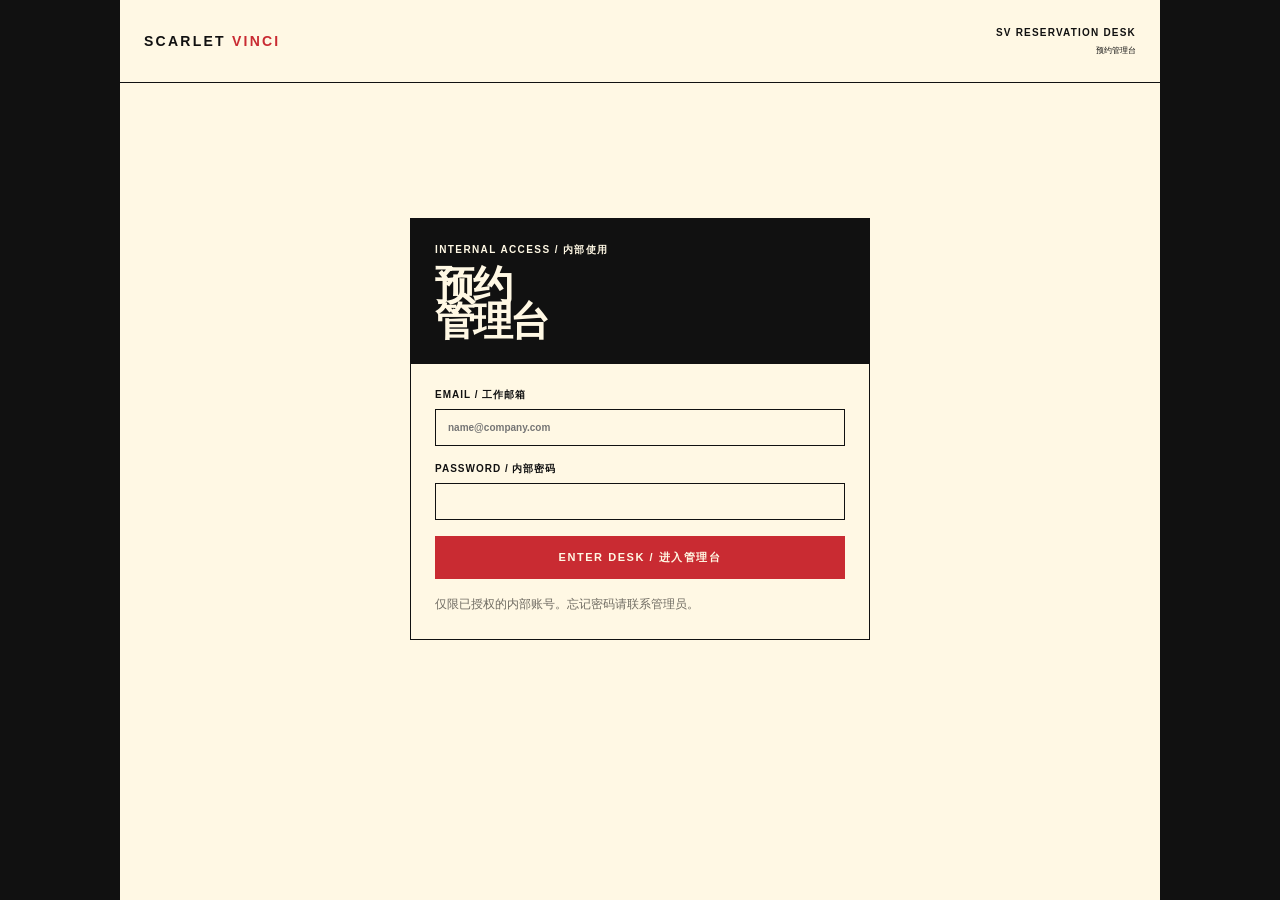
<file: admin/index.html>
<!doctype html>
<html lang="zh-CN">
  <head>
    <meta charset="UTF-8" />
    <meta name="viewport" content="width=device-width, initial-scale=1, viewport-fit=cover" />
    <meta name="theme-color" content="#fff8e4" />
    <title>SV 预约管理台</title>
    <style>
      :root { --paper:#fff8e4; --ink:#111; --red:#c92b32; --line:rgba(17,17,17,.48); --muted:#6f6b62; }
      * { box-sizing:border-box; }
      body { margin:0; min-width:320px; background:#111; color:var(--ink); font-family:"Helvetica Neue",Arial,"PingFang SC",sans-serif; }
      button,input,select,textarea { font:inherit; }
      button { cursor:pointer; }
      .shell { width:min(1040px,100%); min-height:100vh; margin:auto; background:var(--paper); }
      .topbar { min-height:70px; padding:16px 24px; display:flex; align-items:center; justify-content:space-between; gap:16px; border-bottom:1px solid var(--ink); }
      .brand { margin:0; font-size:14px; line-height:1; font-weight:700; letter-spacing:.16em; }
      .brand span { color:var(--red); }
      .title-meta { text-align:right; font-size:10px; line-height:1.45; font-weight:700; letter-spacing:.12em; }
      .title-meta small { display:block; margin-top:3px; font-family:"PingFang SC",sans-serif; font-weight:400; letter-spacing:0; }
      .login { width:min(460px,calc(100% - 40px)); margin:clamp(70px,15vh,160px) auto; border:1px solid var(--ink); }
      .login-head { padding:24px; background:#111; color:var(--paper); }
      .eyebrow { display:block; font-size:10px; font-weight:700; letter-spacing:.14em; }
      h1 { margin:10px 0 0; font-size:40px; letter-spacing:-.06em; line-height:.92; }
      .login form { padding:24px; display:grid; gap:16px; }
      label { display:grid; gap:7px; font-size:10px; font-weight:700; letter-spacing:.1em; }
      label small { font-family:"PingFang SC",sans-serif; font-size:11px; font-weight:400; letter-spacing:0; color:var(--muted); }
      input,select,textarea { width:100%; border:1px solid var(--ink); border-radius:0; background:transparent; padding:12px; color:var(--ink); }
      .primary { border:0; border-radius:0; padding:14px 16px; background:var(--red); color:var(--paper); font-size:11px; font-weight:700; letter-spacing:.14em; }
      .secondary { border:1px solid var(--ink); border-radius:0; padding:9px 12px; background:transparent; color:var(--ink); font-size:10px; font-weight:700; letter-spacing:.1em; }
      .login-note,.message { margin:0; font-family:"PingFang SC",sans-serif; font-size:12px; line-height:1.65; color:var(--muted); }
      .message.error { color:var(--red); } .message.success { color:#14613d; }
      .admin { padding-bottom:36px; }
      .toolbar { padding:18px 24px; display:flex; align-items:end; justify-content:space-between; gap:16px; border-bottom:1px solid var(--ink); }
      .summary { margin:0; font-size:23px; line-height:1; font-weight:700; letter-spacing:-.045em; }
      .summary small { display:block; margin-top:6px; color:var(--muted); font-family:"PingFang SC",sans-serif; font-size:12px; font-weight:400; letter-spacing:0; }
      .toolbar-actions { display:flex; align-items:center; gap:8px; }
      .filters { padding:14px 24px; display:grid; grid-template-columns:1fr 1fr 1fr; gap:8px; border-bottom:1px solid var(--ink); }
      .filters select { padding:10px; font-size:12px; }
      .list { display:grid; }
      .empty { padding:72px 24px; text-align:center; font-family:"PingFang SC",sans-serif; color:var(--muted); }
      .reservation { width:100%; padding:17px 24px; display:grid; grid-template-columns:110px minmax(0,1.2fr) minmax(0,1fr) 110px 26px; align-items:center; gap:14px; border:0; border-bottom:1px solid var(--line); background:transparent; color:var(--ink); text-align:left; }
      .reservation:hover,.reservation:focus-visible { background:#f7efd8; outline:none; }
      .reservation strong { font-size:14px; line-height:1.2; } .reservation small { display:block; margin-top:5px; font-family:"PingFang SC",sans-serif; font-size:11px; line-height:1.45; color:var(--muted); }
      .status { display:inline-flex; align-items:center; justify-content:center; min-width:80px; padding:7px 8px; border:1px solid currentColor; color:var(--red); font-size:10px; font-weight:700; letter-spacing:.08em; }
      .status.contacted { color:#a16d0e; } .status.paid { color:#145d38; } .status.shipped { color:#0f4b79; } .status.cancelled { color:#79746a; }
      .arrow { font-size:19px; text-align:right; }
      dialog { width:min(720px,calc(100% - 28px)); max-height:calc(100vh - 28px); padding:0; border:1px solid var(--ink); border-radius:0; background:var(--paper); color:var(--ink); box-shadow:0 28px 80px rgba(0,0,0,.45); }
      dialog::backdrop { background:rgba(0,0,0,.72); }
      .detail-head { padding:20px 22px; display:flex; justify-content:space-between; gap:16px; border-bottom:1px solid var(--ink); }
      .detail-head h2 { margin:8px 0 0; font-size:28px; letter-spacing:-.05em; }
      .close { width:34px; height:34px; border:1px solid var(--ink); background:transparent; font-size:22px; }
      .detail { padding:22px; display:grid; grid-template-columns:1fr 1fr; gap:16px 24px; }
      .detail-item { margin:0; font-family:"PingFang SC",sans-serif; font-size:14px; line-height:1.6; word-break:break-word; }
      .detail-item b { display:block; margin-bottom:3px; font-family:"Helvetica Neue",Arial,sans-serif; font-size:10px; letter-spacing:.1em; }
      .detail-item.full { grid-column:1 / -1; }
      .detail-actions { padding:18px 22px 22px; display:flex; gap:10px; align-items:end; border-top:1px solid var(--ink); }
      .detail-actions label { flex:1; } .detail-actions select { padding:11px; }
      [hidden] { display:none !important; }
      @media (max-width:680px) { .topbar { min-height:62px; padding:14px 16px; } .title-meta { font-size:9px; } .login { width:calc(100% - 32px); margin:48px auto; } .login-head,.login form { padding:20px; } h1 { font-size:35px; } .toolbar { padding:16px; align-items:start; flex-direction:column; } .toolbar-actions { width:100%; justify-content:space-between; } .filters { padding:10px 16px; grid-template-columns:1fr 1fr; } .filters select:last-child { grid-column:1 / -1; } .reservation { padding:14px 16px; grid-template-columns:minmax(0,1fr) auto; gap:8px; } .reservation > :nth-child(3) { grid-column:1 / -1; } .reservation > :nth-child(4) { grid-column:1; } .reservation > :nth-child(5) { grid-column:2; grid-row:1 / span 3; } .detail { padding:18px; grid-template-columns:1fr; gap:14px; } .detail-item.full { grid-column:auto; } .detail-actions { padding:16px 18px 18px; flex-direction:column; align-items:stretch; } }
    </style>
  </head>
  <body>
    <main class="shell">
      <header class="topbar"><p class="brand">SCARLET <span>VINCI</span></p><p class="title-meta">SV RESERVATION DESK<small>预约管理台</small></p></header>

      <section class="login" id="loginScreen">
        <div class="login-head"><span class="eyebrow">INTERNAL ACCESS / 内部使用</span><h1>预约<br />管理台</h1></div>
        <form id="loginForm"><label>EMAIL / 工作邮箱<input id="email" type="email" autocomplete="username" required placeholder="name@company.com" /></label><label>PASSWORD / 内部密码<input id="password" type="password" autocomplete="current-password" required /></label><button class="primary" type="submit">ENTER DESK / 进入管理台</button><p class="message" id="loginMessage">仅限已授权的内部账号。忘记密码请联系管理员。</p></form>
      </section>

      <section class="admin" id="adminScreen" hidden>
        <div class="toolbar"><p class="summary" id="summary">预约单<small>正在读取...</small></p><div class="toolbar-actions"><button class="secondary" id="refresh" type="button">REFRESH / 刷新</button><button class="secondary" id="logout" type="button">LOG OUT / 退出</button></div></div>
        <div class="filters"><select id="statusFilter" aria-label="筛选预约状态"><option value="">所有状态</option><option value="pending">待联系</option><option value="contacted">已联系</option><option value="paid">已付款</option><option value="shipped">已发货</option><option value="cancelled">已取消</option></select><select id="productFilter" aria-label="筛选产品"><option value="">所有产品</option></select><select id="dateFilter" aria-label="筛选提交日期"><option value="">所有时间</option><option value="today">今天</option><option value="week">近 7 天</option><option value="month">近 30 天</option></select></div>
        <div class="list" id="reservationList"></div><p class="empty" id="emptyState" hidden>暂时没有符合条件的预约单。</p>
      </section>
    </main>

    <dialog id="detailDialog"><div class="detail-head"><div><span class="eyebrow" id="detailCode"></span><h2 id="detailName"></h2></div><button class="close" id="closeDetail" type="button" aria-label="关闭">×</button></div><div class="detail" id="detailBody"></div><div class="detail-actions"><label>STATUS / 订单状态<select id="statusSelect"><option value="pending">待联系</option><option value="contacted">已联系</option><option value="paid">已付款</option><option value="shipped">已发货</option><option value="cancelled">已取消</option></select></label><button class="primary" id="saveStatus" type="button">SAVE STATUS / 保存状态</button></div></dialog>
    <script src="admin.js"></script>
  </body>
</html>
</file>
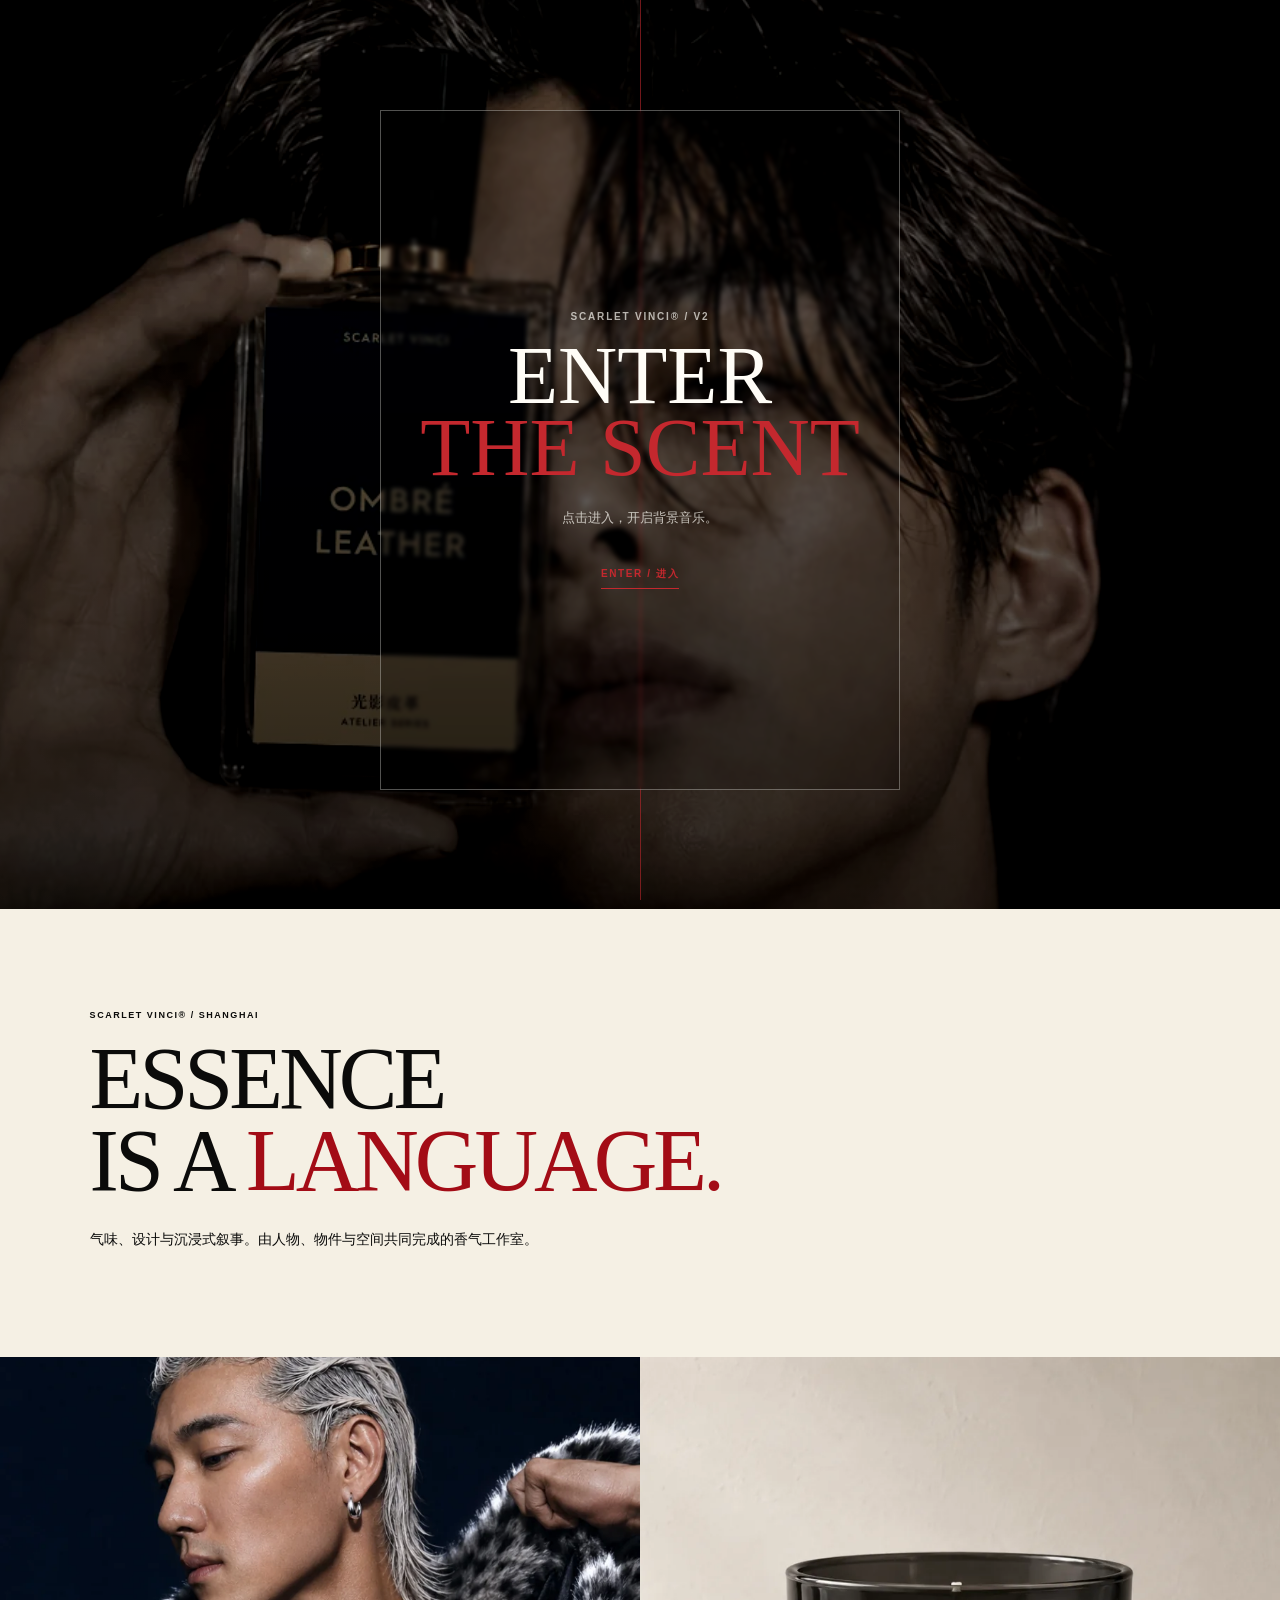
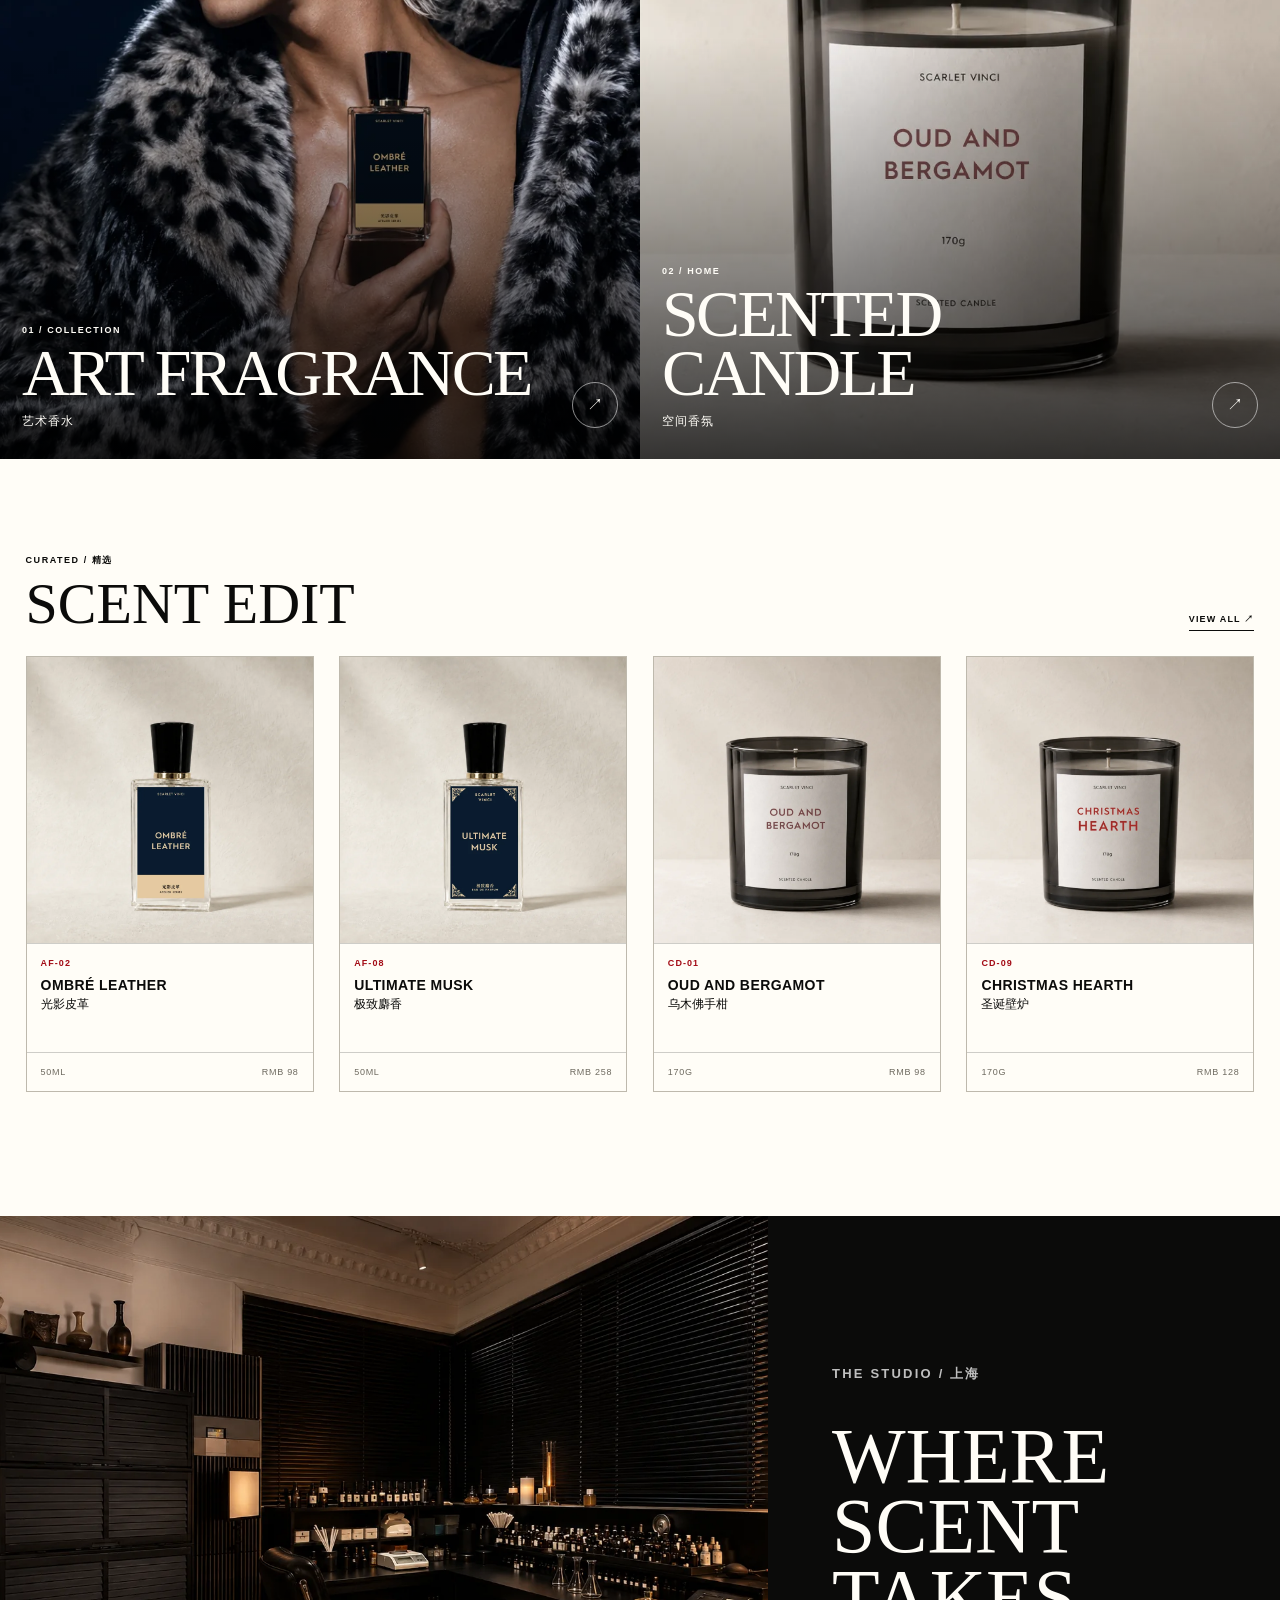
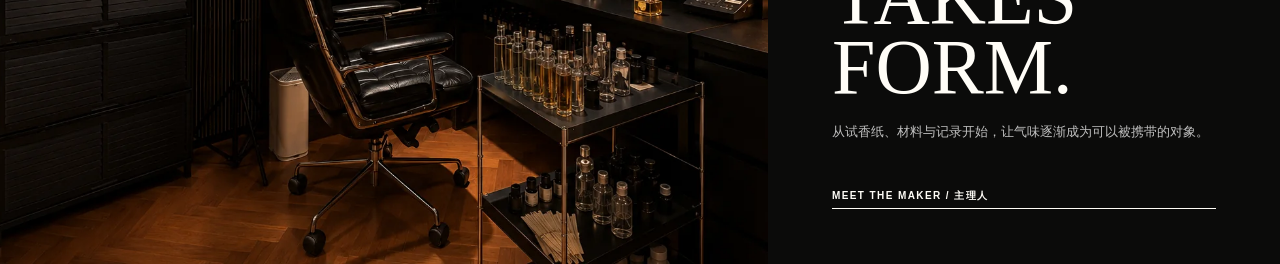
<file: V2-site/index.html>
<!doctype html>
<html lang="zh-CN">
<head>
  <meta charset="utf-8">
  <meta name="viewport" content="width=device-width, initial-scale=1, viewport-fit=cover">
  <meta name="theme-color" content="#0a0a0a">
  <meta name="description" content="SCARLET VINCI® 香气、设计与沉浸式叙事工作室。">
  <title>SCARLET VINCI® | Essence Laboratory</title>
  <link rel="stylesheet" href="styles.css?v=10">
</head>
<body>
  <a class="skip-link" href="#app">跳到主要内容</a>

  <header class="topbar" id="topbar">
    <button class="icon-button menu-button" id="menuButton" type="button" aria-label="打开导航" aria-controls="drawer" aria-expanded="false">
      <span></span><span></span>
    </button>
    <a class="wordmark" href="#/home" aria-label="SCARLET VINCI 首页">SCARLET <b>VINCI</b><sup>®</sup></a>
    <button class="icon-button search-button" id="searchButton" type="button" aria-label="搜索产品">
      <svg viewBox="0 0 24 24" aria-hidden="true"><circle cx="11" cy="11" r="6.5"></circle><path d="m16 16 4 4"></path></svg>
    </button>
  </header>

  <main id="app" tabindex="-1"></main>

  <nav class="bottom-nav" aria-label="主要导航">
    <a href="#/home" data-nav="home"><span class="nav-icon">⌂</span><small>首页</small></a>
    <a href="#/shop/perfume" data-nav="shop"><span class="nav-icon">◇</span><small>香气</small></a>
    <a href="#/shop/all" data-nav="catalogue"><span class="nav-icon">▦</span><small>选购</small></a>
    <a href="#/maker" data-nav="maker"><span class="nav-icon">○</span><small>主理人</small></a>
  </nav>

  <audio id="siteMusic" src="assets/audio/sv-v2-theme.m4a" preload="auto" loop playsinline></audio>
  <section class="entry-gate" id="entryGate" role="dialog" aria-modal="true" aria-labelledby="entryTitle">
    <button class="entry-button" id="entryButton" type="button">
      <span class="entry-kicker">SCARLET VINCI® / V2</span>
      <span class="entry-title" id="entryTitle">ENTER<br><em>THE SCENT</em></span>
      <span class="entry-copy">点击进入，开启背景音乐。</span>
      <span class="entry-action">ENTER / 进入</span>
    </button>
  </section>
  <button class="music-toggle" id="musicToggle" type="button" aria-label="暂停背景音乐" aria-pressed="true">♪</button>

  <aside class="drawer" id="drawer" aria-hidden="true">
    <div class="drawer-panel">
      <div class="drawer-head">
        <span>SCARLET VINCI®</span>
        <button class="drawer-close" id="drawerClose" type="button" aria-label="关闭导航">×</button>
      </div>
      <nav class="drawer-links" aria-label="完整导航">
        <a href="#/home"><span>01</span><b>首页</b><small>INDEX</small></a>
        <a href="#/shop/perfume"><span>02</span><b>艺术香水</b><small>ART FRAGRANCE</small></a>
        <a href="#/shop/candle"><span>03</span><b>香氛蜡烛</b><small>SCENTED CANDLE</small></a>
        <a href="#/maker"><span>04</span><b>主理人与工作室</b><small>THE MAKER</small></a>
      </nav>
      <div class="drawer-foot">
        <p>ESSENCE LABORATORY<br>SHANGHAI</p>
        <button id="drawerInquiry" type="button">订购与合作咨询 ↗</button>
      </div>
    </div>
  </aside>

  <section class="search-overlay" id="searchOverlay" aria-hidden="true">
    <div class="search-head">
      <button id="searchBack" type="button" aria-label="关闭搜索">←</button>
      <label><span>搜索</span><input id="searchInput" type="search" placeholder="输入香水名、香调或编号" autocomplete="off"></label>
    </div>
    <div class="search-body">
      <p class="eyebrow">POPULAR / 热门搜索</p>
      <div class="search-chips" id="searchChips"></div>
      <div class="search-results" id="searchResults"></div>
    </div>
  </section>

  <dialog class="reservation-dialog" id="reservationDialog">
    <form class="reservation-form" id="reservationForm">
      <div class="form-head">
        <div><p class="eyebrow">PRIVATE ORDER</p><h2>预约此款</h2></div>
        <button id="reservationClose" type="button" aria-label="关闭预约表单">×</button>
      </div>
      <p class="reservation-product" id="reservationProduct"></p>
      <div class="field-grid">
        <label><span>姓名 *</span><input name="customer_name" required autocomplete="name"></label>
        <label><span>手机号 *</span><input name="phone" required inputmode="tel" autocomplete="tel"></label>
        <label><span>微信号</span><input name="wechat_id" autocomplete="off"></label>
        <label class="full"><span>收货地址 *</span><textarea name="shipping_address" required autocomplete="street-address"></textarea></label>
        <label class="full"><span>备注</span><textarea name="note"></textarea></label>
      </div>
      <label class="consent"><input type="checkbox" required><span>我同意工作人员使用以上信息联系我确认库存、配送与付款方式。</span></label>
      <input class="honeypot" name="website" tabindex="-1" autocomplete="off">
      <button class="submit-button" type="submit">提交预约 <span>↗</span></button>
      <p class="form-status" id="formStatus" aria-live="polite"></p>
    </form>
  </dialog>

  <div class="toast" id="toast" role="status" aria-live="polite"></div>
  <script src="app.js?v=14"></script>
</body>
</html>
</file>
<file: V2-site/styles.css>
:root {
  --ink: #0b0b0a;
  --paper: #f5f0e4;
  --paper-2: #ebe4d5;
  --white: #fffdf7;
  --red: #a30c16;
  --scarlet: #c4282e;
  --gold: #c5a56a;
  --muted: #6d695f;
  --line: rgba(11, 11, 10, .2);
  --product-gap: clamp(12px,2vw,28px);
  --product-pad: clamp(14px,2vw,30px);
  --top: 62px;
  --bottom: 66px;
  --display: "Bodoni 72", Didot, "Times New Roman", serif;
  --sans: "Avenir Next", Avenir, "PingFang SC", "Hiragino Sans GB", sans-serif;
  --cn: "PingFang SC", "Hiragino Sans GB", "Songti SC", sans-serif;
}

* { box-sizing: border-box; }
html { scroll-behavior: smooth; background: var(--ink); }
body { margin: 0; min-width: 320px; min-height: 100vh; background: var(--paper); color: var(--ink); font-family: var(--sans); -webkit-font-smoothing: antialiased; }
body.locked { overflow: hidden; }
body.entry-locked { overflow: hidden; }
button, input, textarea { font: inherit; }
button, a { -webkit-tap-highlight-color: transparent; }
button { color: inherit; }
img { display: block; max-width: 100%; }
a { color: inherit; }
.skip-link { position: fixed; left: 12px; top: -60px; z-index: 200; padding: 10px 14px; background: var(--paper); color: var(--ink); }
.skip-link:focus { top: 12px; }
.eyebrow { margin: 0; font-size: 9px; font-weight: 700; letter-spacing: .17em; text-transform: uppercase; }

.topbar {
  position: fixed; inset: 0 0 auto; z-index: 50; height: calc(var(--top) + env(safe-area-inset-top)); padding: env(safe-area-inset-top) 17px 0;
  display: grid; grid-template-columns: 42px 1fr 42px; align-items: center;
  border-bottom: 1px solid transparent; color: var(--white); transition: background .35s ease, color .35s ease, border-color .35s ease;
}
.topbar.light { background: rgba(245,240,228,.94); color: var(--ink); border-color: var(--line); backdrop-filter: blur(12px); }
.wordmark { justify-self: center; text-decoration: none; white-space: nowrap; font-size: 14px; font-weight: 500; letter-spacing: .23em; }
.wordmark b { color: var(--scarlet); font-weight: 600; }
.wordmark sup { margin-left: 2px; font-size: 7px; vertical-align: top; }
.icon-button { width: 42px; height: 42px; padding: 0; border: 0; background: transparent; display: grid; place-items: center; cursor: pointer; }
.menu-button { justify-self: start; gap: 5px; align-content: center; }
.menu-button span { width: 17px; height: 1px; background: currentColor; display: block; }
.menu-button span:last-child { width: 11px; justify-self: start; }
.search-button { justify-self: end; }
.search-button svg { width: 19px; fill: none; stroke: currentColor; stroke-width: 1.35; }

#app { min-height: 100vh; padding-bottom: var(--bottom); outline: none; }
.page-enter { animation: page-enter .48s cubic-bezier(.2,.7,.2,1) both; }
@keyframes page-enter { from { opacity: 0; transform: translateY(8px); } }

.bottom-nav {
  position: fixed; inset: auto 0 0; z-index: 45; height: calc(var(--bottom) + env(safe-area-inset-bottom)); padding-bottom: env(safe-area-inset-bottom);
  display: grid; grid-template-columns: repeat(4,1fr); border-top: 1px solid rgba(11,11,10,.14); background: rgba(255,253,247,.96); backdrop-filter: blur(16px);
}
.bottom-nav a { display: grid; align-content: center; justify-items: center; gap: 3px; color: #918d83; text-decoration: none; }
.bottom-nav a.active { color: var(--ink); }
.bottom-nav a.active:before { content: ""; position: absolute; top: 0; width: 28px; height: 1px; background: var(--red); }
.nav-icon { font: 19px/1 var(--display); }
.bottom-nav small { font-family: var(--cn); font-size: 9px; letter-spacing: .05em; }

/* Audio entry */
.entry-gate {
  position: fixed; inset: 0; z-index: 180; display: grid; place-items: center; padding: max(22px,env(safe-area-inset-top)) 22px max(22px,env(safe-area-inset-bottom));
  background: #050505; color: var(--white); opacity: 1; visibility: visible; transition: opacity .75s ease, visibility .75s ease;
}
.entry-gate:before {
  content: ""; position: absolute; inset: 0; background: linear-gradient(180deg,rgba(0,0,0,.24),rgba(0,0,0,.76)), url("assets/hero/ombre-portrait-01.webp") center 24% / cover no-repeat;
  filter: contrast(1.08) saturate(.86); transform: scale(1.02);
}
.entry-gate:after { content: ""; position: absolute; top: 0; bottom: 0; left: 50%; width: 1px; background: rgba(196,40,46,.72); opacity: .8; }
.entry-button {
  position: relative; z-index: 1; width: min(520px,100%); min-height: min(76svh,680px); border: 1px solid rgba(255,253,247,.32); border-radius: 0;
  display: flex; flex-direction: column; justify-content: center; align-items: center; padding: 34px 22px; background: rgba(5,5,5,.18);
  color: inherit; text-align: center; cursor: pointer; backdrop-filter: blur(2px); transition: transform .45s cubic-bezier(.2,.8,.2,1), border-color .35s ease, background .35s ease;
}
.entry-button:hover, .entry-button:focus-visible { border-color: rgba(196,40,46,.85); background: rgba(5,5,5,.28); outline: none; }
.entry-kicker { display: block; color: rgba(255,253,247,.68); font-size: 10px; font-weight: 700; letter-spacing: .18em; }
.entry-title { display: block; margin-top: 18px; font: 400 clamp(46px,13vw,82px)/.88 var(--display); text-transform: uppercase; }
.entry-title em { color: var(--scarlet); font-style: normal; }
.entry-copy { display: block; margin-top: 23px; color: rgba(255,253,247,.72); font: 13px/1.7 var(--cn); }
.entry-action { display: inline-flex; margin-top: 38px; padding-bottom: 7px; border-bottom: 1px solid var(--scarlet); color: var(--scarlet); font-size: 10px; font-weight: 700; letter-spacing: .16em; }
.entry-gate.is-entering { opacity: 0; visibility: hidden; pointer-events: none; }
.entry-gate.is-entering .entry-button { transform: scale(1.025); }
.music-toggle {
  position: fixed; right: 13px; bottom: calc(var(--bottom) + env(safe-area-inset-bottom) + 14px); z-index: 70;
  width: 36px; height: 36px; border: 1px solid rgba(11,11,10,.22); border-radius: 50%; background: rgba(255,253,247,.86); color: var(--ink);
  display: grid; place-items: center; font: 700 15px/1 var(--display); box-shadow: 0 8px 24px rgba(0,0,0,.12); backdrop-filter: blur(12px); cursor: pointer;
  opacity: 0; visibility: hidden; transition: opacity .25s ease, visibility .25s ease, background .25s ease, color .25s ease;
}
body.music-ready .music-toggle { opacity: 1; visibility: visible; }
.music-toggle[aria-pressed="false"] { background: rgba(11,11,10,.82); color: var(--white); }

/* Hero */
.hero { position: relative; min-height: 100svh; background: #070707; color: var(--white); overflow: hidden; }
.hero-track { position: absolute; inset: 0; }
.hero-slide { position: absolute; inset: 0; overflow: hidden; opacity: 0; pointer-events: none; transition: opacity 1.2s ease-in-out; will-change: opacity; }
.hero-slide.active { z-index: 1; opacity: 1; pointer-events: auto; }
.hero-slide img, .hero-slide video { width: 100%; height: 100%; object-fit: cover; object-position: center 24%; }
.hero-slide:after { content: ""; position: absolute; inset: 0; background: linear-gradient(180deg,rgba(0,0,0,.16),transparent 42%,rgba(0,0,0,.78)); }
.hero-copy { position: absolute; z-index: 2; left: 22px; right: 22px; bottom: calc(var(--bottom) + 58px); text-align: center; }
.hero-copy .eyebrow { margin-bottom: 12px; color: rgba(255,255,255,.74); }
.hero-copy h1 { margin: 0; font: 400 clamp(44px,13vw,72px)/.88 var(--display); letter-spacing: -.045em; text-transform: uppercase; }
.hero-copy h1 em { color: var(--scarlet); font-style: normal; }
.hero-copy p { margin: 15px auto 0; max-width: 330px; font-family: var(--cn); font-size: 12px; line-height: 1.6; }
.hero-link { display: inline-flex; margin-top: 21px; padding-bottom: 5px; border-bottom: 1px solid currentColor; text-decoration: none; font-size: 10px; font-weight: 700; letter-spacing: .14em; }
.hero-dots { position: absolute; z-index: 3; left: 0; right: 0; bottom: calc(var(--bottom) + 25px); display: flex; justify-content: center; gap: 8px; }
.hero-dot { width: 19px; height: 18px; padding: 0; border: 0; background: transparent; position: relative; cursor: pointer; }
.hero-dot:after { content: ""; position: absolute; inset: auto 0 8px; height: 1px; background: rgba(255,255,255,.4); }
.hero-dot.active:after { background: var(--white); height: 2px; }

.intro-block { padding: 74px 22px 66px; background: var(--paper); }
.intro-block h2 { max-width: 900px; margin: 18px 0 24px; font: 400 clamp(40px,11vw,88px)/.93 var(--display); letter-spacing: -.045em; }
.intro-block h2 i { color: var(--red); font-style: normal; }
.intro-block > p:last-child { max-width: 600px; margin: 0; font-family: var(--cn); font-size: 14px; line-height: 1.9; }

.category-cards { display: grid; background: var(--ink); }
.category-card { position: relative; min-height: 62svh; overflow: hidden; color: var(--white); text-decoration: none; }
.category-card img { position: absolute; inset: 0; width: 100%; height: 100%; object-fit: cover; transition: transform 1s cubic-bezier(.2,.8,.2,1); }
.category-card:after { content: ""; position: absolute; inset: 0; background: linear-gradient(180deg,transparent 40%,rgba(0,0,0,.78)); }
.category-card-copy { position: absolute; z-index: 2; left: 22px; right: 22px; bottom: 31px; display: grid; grid-template-columns: 1fr auto; align-items: end; gap: 20px; }
.category-card h3 { margin: 8px 0 0; font: 400 clamp(39px,10vw,66px)/.9 var(--display); letter-spacing: -.04em; }
.category-card h3 small { display: block; margin-top: 11px; font: 500 12px/1.2 var(--cn); letter-spacing: .08em; }
.category-arrow { width: 46px; height: 46px; display: grid; place-items: center; border: 1px solid rgba(255,255,255,.55); border-radius: 50%; }
.category-card:hover img { transform: scale(1.035); }

.featured { padding: 67px 0 74px; overflow: hidden; background: var(--white); }
.section-head { padding: 0 22px 25px; display: flex; justify-content: space-between; align-items: end; gap: 24px; }
.section-head h2 { margin: 9px 0 0; font: 400 clamp(35px,9vw,58px)/.95 var(--display); }
.text-link { padding-bottom: 4px; border-bottom: 1px solid var(--ink); text-decoration: none; white-space: nowrap; font-size: 9px; font-weight: 700; letter-spacing: .13em; }
.product-rail { display: grid; grid-template-columns: repeat(2,minmax(0,1fr)); gap: var(--product-gap); padding: 0 var(--product-pad) 14px; }
.product-rail .product-card { border: 1px solid var(--line); }
.product-rail .product-card-info { min-height: 148px; display: flex; flex-direction: column; }
.product-rail .product-card .meta { margin: auto -14px -16px; padding: 14px; border-top: 1px solid var(--line); }

.product-card { min-width: 0; background: var(--paper-2); color: var(--ink); text-decoration: none; scroll-snap-align: start; }
.product-card figure { margin: 0; aspect-ratio: 1; overflow: hidden; background: #a3a39d; }
.product-card img { width: 100%; height: 100%; object-fit: cover; transition: transform .55s ease, filter .55s ease; }
.product-card:hover img { transform: scale(1.025); filter: contrast(1.04); }
.product-card-info { min-height: 126px; padding: 14px 14px 16px; background: var(--white); border-top: 1px solid var(--line); }
.product-card-code { color: var(--red); font-size: 9px; font-weight: 700; letter-spacing: .12em; }
.product-card h3 { margin: 9px 0 3px; font-size: 14px; line-height: 1.15; letter-spacing: .03em; }
.product-card .cn { margin: 0; font: 12px/1.4 var(--cn); }
.product-card .meta { display: flex; justify-content: space-between; gap: 10px; margin-top: 14px; color: var(--muted); font-size: 9px; letter-spacing: .08em; }

.studio-banner { display: grid; background: var(--ink); color: var(--white); }
.studio-banner img { width: 100%; height: min(62svh,720px); object-fit: cover; }
.studio-banner-copy { padding: 39px 22px 48px; }
.studio-banner-copy h2 { margin: 11px 0 18px; font: 400 clamp(43px,12vw,78px)/.9 var(--display); }
.studio-banner-copy p { max-width: 590px; margin: 0 0 25px; font-family: var(--cn); font-size: 13px; line-height: 1.8; color: rgba(255,255,255,.74); }

/* Shop */
.catalogue-hero { padding: calc(var(--top) + 61px) 22px 48px; background: var(--paper); }
.catalogue-hero h1 { margin: 17px 0 20px; font: 400 clamp(55px,16vw,112px)/.78 var(--display); letter-spacing: -.06em; }
.catalogue-hero h1 i { color: var(--red); font-style: normal; }
.catalogue-hero > p:last-child { max-width: 560px; margin: 0; font-family: var(--cn); font-size: 13px; line-height: 1.8; }
.shop-campaign { position: relative; aspect-ratio: 16/10; overflow: hidden; background: #111; color: #fff; }
.shop-campaign img { width: 100%; height: 100%; object-fit: cover; object-position: center 48%; }
.shop-campaign:after { content: ""; position: absolute; inset: 0; background: linear-gradient(180deg,transparent,rgba(0,0,0,.62)); }
.shop-campaign span { position: absolute; z-index: 2; left: 20px; bottom: 18px; font-size: 9px; font-weight: 700; letter-spacing: .13em; }
.tabs { position: sticky; top: calc(var(--top) + env(safe-area-inset-top)); z-index: 20; display: flex; overflow-x: auto; background: rgba(245,240,228,.96); border-bottom: 1px solid var(--line); scrollbar-width: none; backdrop-filter: blur(12px); }
.tabs::-webkit-scrollbar { display: none; }
.tabs a { min-width: max-content; padding: 17px 20px 14px; color: var(--muted); text-decoration: none; font-size: 10px; font-weight: 700; letter-spacing: .1em; border-bottom: 2px solid transparent; }
.tabs a.active { color: var(--ink); border-bottom-color: var(--red); }
.product-grid { display: grid; grid-template-columns: repeat(2,minmax(0,1fr)); gap: var(--product-gap); padding: var(--product-pad); background: var(--paper); }
.product-grid .product-card { border: 1px solid var(--line); }
.product-grid .product-card-info { min-height: 148px; display: flex; flex-direction: column; }
.product-grid .product-card .meta { margin: auto -14px -16px; padding: 14px; border-top: 1px solid var(--line); }
.collection-break { grid-column: 1/-1; min-height: 245px; margin: 0 clamp(14px,2vw,30px); padding: 35px 22px; display: flex; flex-direction: column; justify-content: space-between; background: var(--red); color: var(--white); }
.collection-break h2 { margin: 0; font: 400 clamp(50px,14vw,92px)/.86 var(--display); }
.collection-break p { align-self: end; max-width: 250px; margin: 0; font: 12px/1.7 var(--cn); }

/* Product detail */
.detail-page { background: var(--paper); }
.detail-image { position: relative; padding-top: calc(var(--top) + env(safe-area-inset-top)); background: #9d9d97; }
.detail-image img { width: 100%; aspect-ratio: 1/1.06; object-fit: cover; }
.detail-counter { position: absolute; right: 14px; bottom: 14px; padding: 7px 9px; background: rgba(255,253,247,.85); font-size: 9px; letter-spacing: .08em; }
.detail-body { padding: 34px 22px 48px; }
.detail-code { color: var(--red); }
.detail-body h1 { margin: 13px 0 3px; font: 400 clamp(38px,10.5vw,76px)/.88 var(--display); letter-spacing: -.045em; }
.detail-cn { margin: 11px 0 0; font: 15px/1.4 var(--cn); }
.detail-meta { display: flex; justify-content: space-between; margin: 28px 0; padding: 16px 0; border-block: 1px solid var(--line); font-size: 11px; font-weight: 700; letter-spacing: .08em; }
.family { margin: 0 0 31px; font-size: 10px; font-weight: 700; letter-spacing: .12em; }
.notes { border-top: 1px solid var(--ink); }
.note-row { display: grid; grid-template-columns: 82px 1fr; gap: 14px; padding: 17px 0; border-bottom: 1px solid var(--line); }
.note-row b { font-size: 9px; letter-spacing: .12em; }
.note-row span { font: 13px/1.65 var(--cn); }
.reserve-bar { position: sticky; bottom: calc(var(--bottom) + env(safe-area-inset-bottom)); z-index: 15; display: grid; grid-template-columns: 1fr auto; background: var(--ink); color: var(--white); }
.reserve-bar div { padding: 14px 17px; }
.reserve-bar small { display: block; margin-bottom: 3px; color: rgba(255,255,255,.62); font-size: 8px; letter-spacing: .1em; }
.reserve-bar strong { font-size: 12px; }
.reserve-bar button { min-width: 145px; border: 0; background: var(--red); color: var(--white); padding: 0 18px; font-size: 10px; font-weight: 700; letter-spacing: .12em; cursor: pointer; }
.detail-story { display: grid; background: var(--ink); color: var(--white); }
.detail-story img { width: 100%; max-height: 720px; object-fit: cover; }
.detail-story-copy { padding: 38px 22px 50px; }
.detail-story-copy h2 { margin: 11px 0 16px; font: 400 clamp(38px,10vw,65px)/.92 var(--display); }
.detail-story-copy p { margin: 0; font: 13px/1.8 var(--cn); color: rgba(255,255,255,.72); }

/* Maker */
.maker-page { padding-top: calc(var(--top) + env(safe-area-inset-top)); background: var(--paper); }
.maker-title { padding: 55px 22px 36px; }
.maker-title h1 { margin: 14px 0 13px; font: 400 clamp(64px,18vw,128px)/.73 var(--display); letter-spacing: -.065em; }
.maker-title h1 i { color: var(--red); font-style: normal; }
.maker-title p:last-child { margin: 0; font: 13px/1.7 var(--cn); }
.maker-portrait { width: 100%; max-height: 880px; object-fit: cover; object-position: center 30%; }
.maker-copy { padding: 52px 22px 64px; }
.maker-copy h2 { max-width: 780px; margin: 13px 0 26px; font: 400 clamp(38px,10vw,75px)/.94 var(--display); }
.maker-copy p { max-width: 690px; margin: 0; font: 14px/1.95 var(--cn); }
.maker-data { margin-top: 42px; border-top: 1px solid var(--ink); }
.maker-row { display: grid; grid-template-columns: 95px 1fr; gap: 20px; padding: 17px 0; border-bottom: 1px solid var(--line); }
.maker-row b { font-size: 9px; letter-spacing: .12em; }
.maker-row span { font: 12px/1.65 var(--cn); }
.contact-panel { display: grid; padding: 43px 22px 52px; background: var(--red); color: var(--white); }
.contact-panel h2 { margin: 12px 0 25px; font: 400 clamp(45px,12vw,76px)/.88 var(--display); }
.qr-wrap { display: grid; grid-template-columns: 112px 1fr; gap: 22px; align-items: center; }
.qr-wrap img { width: 112px; background: var(--white); padding: 8px; }
.qr-wrap p { margin: 0; font: 12px/1.8 var(--cn); }

/* Drawer and overlays */
.drawer { position: fixed; inset: 0; z-index: 90; visibility: hidden; background: rgba(0,0,0,0); transition: visibility .4s, background .4s; }
.drawer.open { visibility: visible; background: rgba(0,0,0,.68); }
.drawer-panel { width: min(88vw,430px); height: 100%; padding: env(safe-area-inset-top) 20px env(safe-area-inset-bottom); transform: translateX(-101%); background: var(--paper); transition: transform .45s cubic-bezier(.76,0,.24,1); }
.drawer.open .drawer-panel { transform: translateX(0); }
.drawer-head { height: var(--top); display: flex; align-items: center; justify-content: space-between; border-bottom: 1px solid var(--ink); font-size: 11px; font-weight: 700; letter-spacing: .13em; }
.drawer-close { width: 40px; height: 40px; border: 0; background: transparent; font: 26px/1 var(--display); cursor: pointer; }
.drawer-links a { min-height: 75px; display: grid; grid-template-columns: 34px 1fr auto; align-items: center; gap: 7px; border-bottom: 1px solid var(--line); text-decoration: none; }
.drawer-links span { color: var(--red); font-size: 9px; }
.drawer-links b { font: 500 15px/1.2 var(--cn); }
.drawer-links small { font-size: 8px; letter-spacing: .1em; color: var(--muted); }
.drawer-foot { position: absolute; left: 20px; right: 20px; bottom: calc(21px + env(safe-area-inset-bottom)); }
.drawer-foot p { font-size: 9px; line-height: 1.7; letter-spacing: .12em; }
.drawer-foot button { width: 100%; margin-top: 13px; padding: 14px; border: 0; background: var(--ink); color: var(--white); font-size: 10px; font-weight: 700; letter-spacing: .08em; }

.search-overlay { position: fixed; inset: 0; z-index: 100; visibility: hidden; opacity: 0; background: var(--white); transition: opacity .25s, visibility .25s; }
.search-overlay.open { visibility: visible; opacity: 1; }
.search-head { height: calc(var(--top) + env(safe-area-inset-top)); padding: env(safe-area-inset-top) 15px 0; display: grid; grid-template-columns: 44px 1fr; align-items: center; border-bottom: 1px solid var(--line); }
.search-head button { height: 42px; border: 0; background: transparent; font-size: 20px; }
.search-head label { display: grid; grid-template-columns: auto 1fr; align-items: center; gap: 13px; margin-right: 17px; }
.search-head label span { font: 12px var(--cn); }
.search-head input { width: 100%; border: 0; border-bottom: 1px solid var(--ink); outline: 0; background: transparent; padding: 9px 0; font: 13px var(--cn); }
.search-body { padding: 34px 20px calc(var(--bottom) + 35px); max-height: calc(100vh - var(--top)); overflow-y: auto; }
.search-chips { display: flex; flex-wrap: wrap; gap: 8px; margin: 16px 0 32px; }
.search-chips button { padding: 9px 11px; border: 1px solid var(--line); background: transparent; font: 11px var(--cn); }
.search-results { display: grid; grid-template-columns: repeat(2,minmax(0,1fr)); background: var(--white); }
.search-results .product-card { border-right: 1px solid var(--line); border-bottom: 1px solid var(--line); }
.search-empty { grid-column: 1/-1; min-height: 190px; display: grid; place-items: center; background: var(--white); color: var(--muted); font: 12px var(--cn); }

.reservation-dialog { width: min(620px,100%); max-width: 100%; max-height: calc(100vh - 20px); margin: auto auto 0; padding: 0; border: 0; border-radius: 0; background: var(--paper); color: var(--ink); }
.reservation-dialog::backdrop { background: rgba(0,0,0,.74); backdrop-filter: blur(3px); }
.reservation-form { padding: 24px 20px calc(25px + env(safe-area-inset-bottom)); overflow-y: auto; }
.form-head { display: flex; justify-content: space-between; align-items: start; }
.form-head h2 { margin: 7px 0 0; font: 400 42px/1 var(--display); }
.form-head button { width: 38px; height: 38px; border: 1px solid var(--ink); background: transparent; font: 24px/1 var(--display); }
.reservation-product { margin: 22px 0; padding: 13px; background: var(--ink); color: var(--white); font-size: 10px; line-height: 1.55; letter-spacing: .05em; }
.field-grid { display: grid; grid-template-columns: 1fr 1fr; gap: 13px; }
.field-grid label { display: grid; gap: 7px; }
.field-grid .full { grid-column: 1/-1; }
.field-grid label span { font: 10px var(--cn); }
.field-grid input, .field-grid textarea { width: 100%; border: 1px solid var(--ink); border-radius: 0; background: transparent; padding: 11px; color: var(--ink); font: 13px var(--cn); }
.field-grid textarea { min-height: 72px; resize: vertical; }
.consent { display: flex; gap: 8px; align-items: start; margin: 17px 0; font: 11px/1.6 var(--cn); }
.consent input { margin-top: 3px; }
.honeypot { position: absolute; left: -9999px; opacity: 0; }
.submit-button { width: 100%; display: flex; justify-content: space-between; border: 0; background: var(--red); color: var(--white); padding: 15px; font-size: 10px; font-weight: 700; letter-spacing: .12em; }
.submit-button:disabled { opacity: .55; }
.form-status { min-height: 19px; margin: 11px 0 0; font: 12px/1.55 var(--cn); color: var(--red); }
.form-status.success { color: #17643b; }
.toast { position: fixed; z-index: 130; left: 50%; bottom: calc(var(--bottom) + 20px); transform: translate(-50%,20px); width: max-content; max-width: calc(100vw - 36px); padding: 11px 14px; background: var(--ink); color: var(--white); font: 11px/1.5 var(--cn); opacity: 0; visibility: hidden; transition: .25s; }
.toast.show { opacity: 1; visibility: visible; transform: translate(-50%,0); }

@media (min-width: 760px) {
  :root { --top: 72px; --bottom: 0px; }
  #app { padding-bottom: 0; }
  .topbar { padding-inline: 34px; grid-template-columns: 55px 1fr 55px; }
  .bottom-nav { display: none; }
  .hero { min-height: 100vh; }
  .hero-copy { bottom: 70px; }
  .hero-dots { bottom: 32px; }
  .intro-block { padding: 110px 7vw 105px; }
  .category-cards { grid-template-columns: 1fr 1fr; }
  .category-card { min-height: 78vh; }
  .featured { padding: 95px 0 110px; }
  .section-head { padding-inline: var(--product-pad); }
  .product-rail { grid-template-columns: repeat(4,minmax(0,1fr)); }
  .studio-banner { grid-template-columns: 1.5fr 1fr; align-items: stretch; }
  .studio-banner img { height: 72vh; }
  .studio-banner-copy { display: flex; flex-direction: column; justify-content: end; padding: 55px 5vw; }
  .catalogue-hero { padding: calc(var(--top) + 80px) 7vw 72px; }
  .shop-campaign { aspect-ratio: 2.15/1; }
  .shop-campaign img { object-position: center 39%; }
  .tabs { padding-left: calc(7vw - 20px); }
  .product-grid { grid-template-columns: repeat(4,minmax(0,1fr)); }
  .collection-break { min-height: 340px; padding: 48px 7vw; }
  .detail-page { display: grid; grid-template-columns: minmax(0,1.08fr) minmax(380px,.92fr); align-items: start; }
  .detail-image { position: sticky; top: 0; height: 100vh; padding-top: 0; }
  .detail-image img { height: 100%; aspect-ratio: auto; }
  .detail-body { padding: calc(var(--top) + 65px) 6vw 64px; }
  .reserve-bar { grid-column: 2; bottom: 0; }
  .detail-story { grid-column: 1/-1; grid-template-columns: 1.45fr 1fr; }
  .detail-story img { height: 68vh; max-height: none; }
  .detail-story-copy { display: flex; flex-direction: column; justify-content: center; padding: 6vw; }
  .maker-title, .maker-copy { padding-inline: 7vw; }
  .maker-portrait { height: 84vh; max-height: none; }
  .contact-panel { grid-template-columns: 1fr 1fr; align-items: end; padding: 70px 7vw; }
  .contact-panel h2 { margin-bottom: 0; }
  .reservation-dialog { margin: auto; }
}

@media (max-width: 420px) {
  .field-grid { grid-template-columns: 1fr; }
  .field-grid .full { grid-column: auto; }
  .product-grid .product-card-info { min-height: 132px; padding-inline: 11px; }
  .product-grid .product-card .meta { margin-inline: -11px; }
  .product-rail .product-card-info { min-height: 132px; padding-inline: 11px; }
  .product-rail .product-card .meta { margin-inline: -11px; }
  .product-card h3 { font-size: 12px; }
  .product-card .meta { font-size: 8px; }
}

@media (prefers-reduced-motion: reduce) {
  html { scroll-behavior: auto; }
  *, *:before, *:after { animation-duration: .001ms !important; animation-iteration-count: 1 !important; transition-duration: .001ms !important; }
}
</file>
